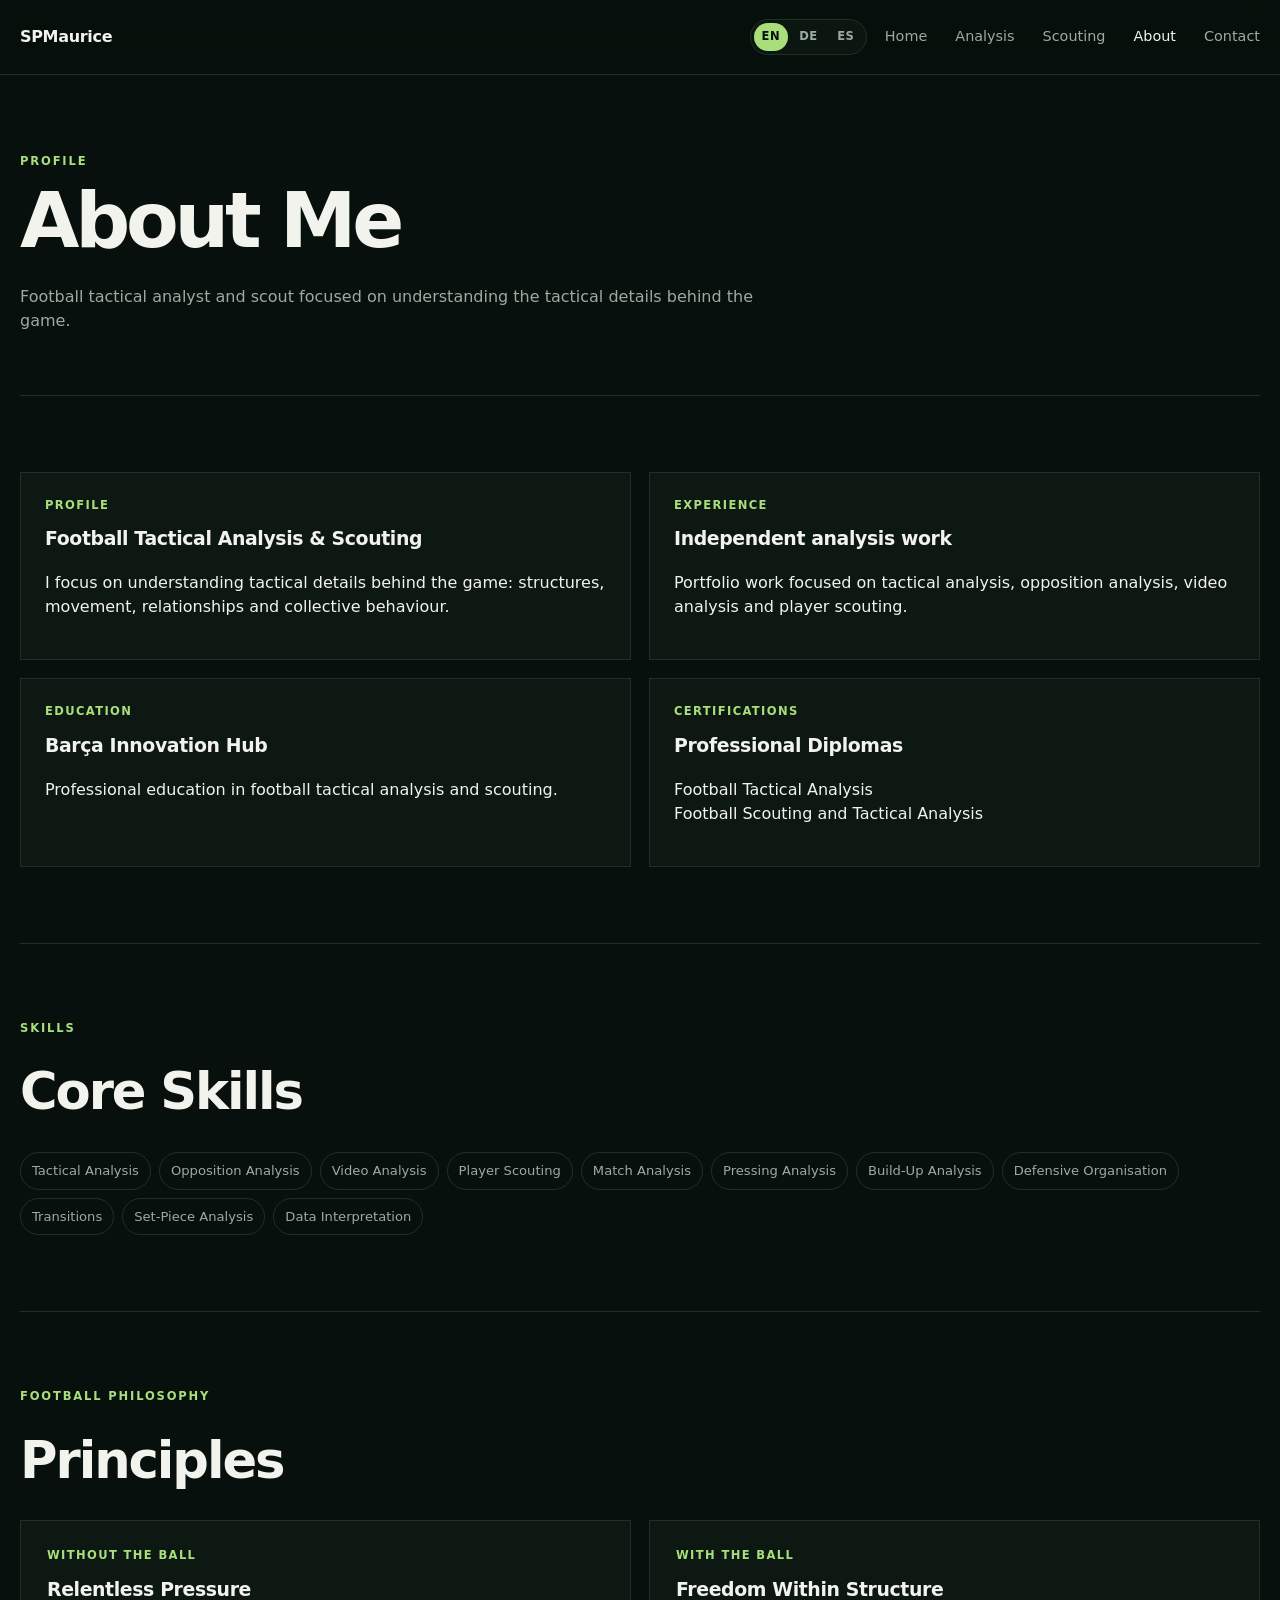
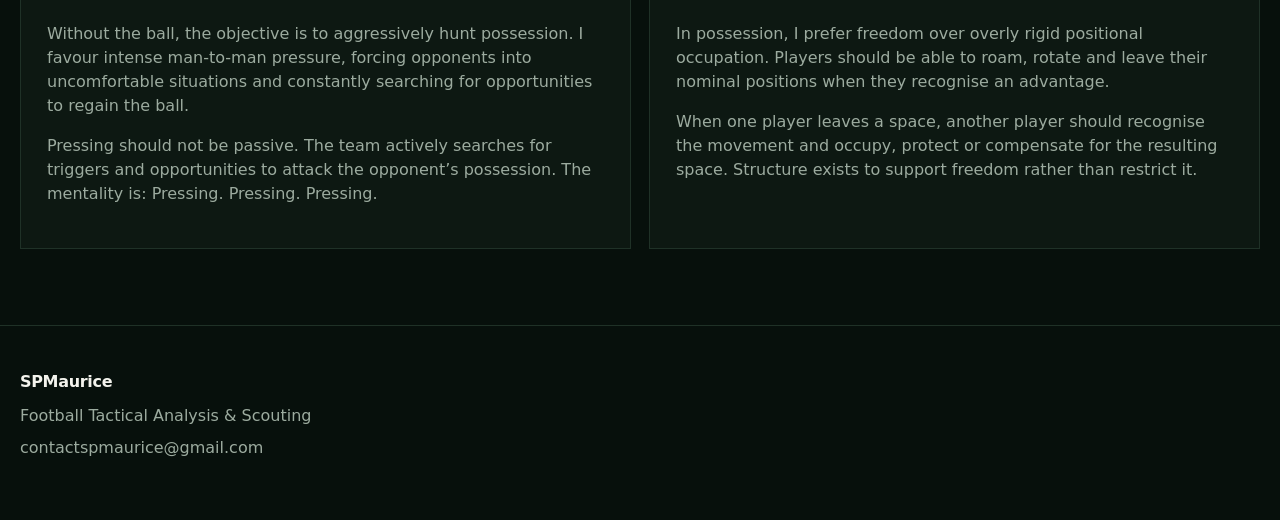
<file: about/index.html>
<!doctype html>
<html lang="en"><head><meta charset="utf-8"><meta name="viewport" content="width=device-width,initial-scale=1"><title>About — SPMaurice</title><link rel="stylesheet" href="/styles.css"></head><body>
<header class="site-header"><div class="shell nav-wrap"><a class="brand" href="/">SPMaurice</a><button class="nav-toggle" aria-label="Toggle navigation" aria-expanded="false">Menu</button><nav class="nav"><a href="/">Home</a><a href="/analysis/">Analysis</a><a href="/scouting/">Scouting</a><a class="active" href="/about/">About</a><a href="/contact/">Contact</a></nav></div></header>
<main><section class="page-hero shell"><div class="eyebrow">Profile</div><h1>About Me</h1><p class="page-copy">Football tactical analyst and scout focused on understanding the tactical details behind the game.</p></section>
<section class="section shell"><div class="about-grid">
<article class="info-card"><div class="tag">Profile</div><h3>Football Tactical Analysis & Scouting</h3><p>I focus on understanding tactical details behind the game: structures, movement, relationships and collective behaviour.</p></article>
<article class="info-card"><div class="tag">Experience</div><h3>Independent analysis work</h3><p>Portfolio work focused on tactical analysis, opposition analysis, video analysis and player scouting.</p></article>
<article class="info-card"><div class="tag">Education</div><h3>Barça Innovation Hub</h3><p>Professional education in football tactical analysis and scouting.</p></article>
<article class="info-card"><div class="tag">Certifications</div><h3>Professional Diplomas</h3><p>Football Tactical Analysis<br>Football Scouting and Tactical Analysis</p></article>
</div></section>
<section class="section shell"><div class="eyebrow">Skills</div><h2>Core Skills</h2><div class="skill-list"><span class="skill">Tactical Analysis</span><span class="skill">Opposition Analysis</span><span class="skill">Video Analysis</span><span class="skill">Player Scouting</span><span class="skill">Match Analysis</span><span class="skill">Pressing Analysis</span><span class="skill">Build-Up Analysis</span><span class="skill">Defensive Organisation</span><span class="skill">Transitions</span><span class="skill">Set-Piece Analysis</span><span class="skill">Data Interpretation</span></div></section>
<section class="section shell"><div class="eyebrow">Football Philosophy</div><h2>Principles</h2><div class="approach-grid"><article class="feature-panel"><div class="tag">Without the ball</div><h3>Relentless Pressure</h3><p>Without the ball, the objective is to aggressively hunt possession. I favour intense man-to-man pressure, forcing opponents into uncomfortable situations and constantly searching for opportunities to regain the ball.</p><p>Pressing should not be passive. The team actively searches for triggers and opportunities to attack the opponent’s possession. The mentality is: Pressing. Pressing. Pressing.</p></article><article class="feature-panel"><div class="tag">With the ball</div><h3>Freedom Within Structure</h3><p>In possession, I prefer freedom over overly rigid positional occupation. Players should be able to roam, rotate and leave their nominal positions when they recognise an advantage.</p><p>When one player leaves a space, another player should recognise the movement and occupy, protect or compensate for the resulting space. Structure exists to support freedom rather than restrict it.</p></article></div></section></main>
<footer class="site-footer"><div class="shell footer-grid"><div><div class="brand">SPMaurice</div><p>Football Tactical Analysis & Scouting</p><a href="mailto:contactspmaurice@gmail.com">contactspmaurice@gmail.com</a></div></div></footer><script src="/script.js"></script></body></html>
</file>
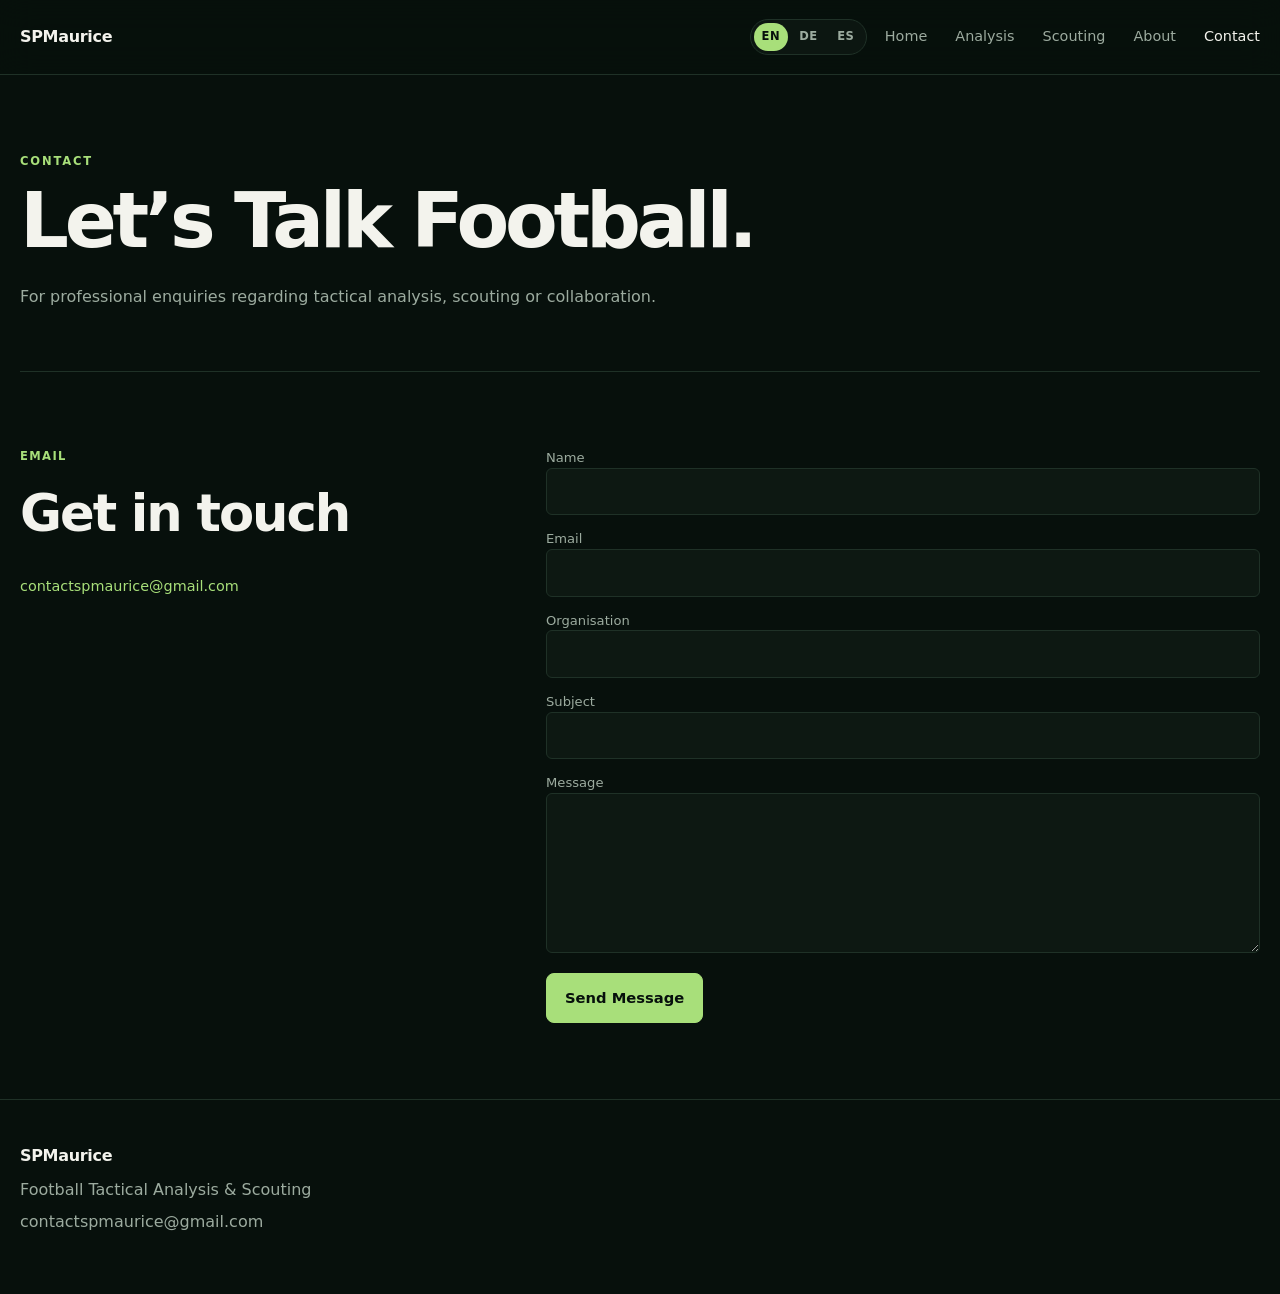
<file: contact/index.html>
<!doctype html>
<html lang="en"><head><meta charset="utf-8"><meta name="viewport" content="width=device-width,initial-scale=1"><title>Contact — SPMaurice</title><link rel="stylesheet" href="/styles.css"></head><body>
<header class="site-header"><div class="shell nav-wrap"><a class="brand" href="/">SPMaurice</a><button class="nav-toggle" aria-label="Toggle navigation" aria-expanded="false">Menu</button><nav class="nav"><a href="/">Home</a><a href="/analysis/">Analysis</a><a href="/scouting/">Scouting</a><a href="/about/">About</a><a class="active" href="/contact/">Contact</a></nav></div></header>
<main><section class="page-hero shell"><div class="eyebrow">Contact</div><h1>Let’s Talk Football.</h1><p class="page-copy">For professional enquiries regarding tactical analysis, scouting or collaboration.</p></section>
<section class="section shell"><div class="contact-grid"><div><div class="tag">Email</div><h2>Get in touch</h2><p class="page-copy"><a class="text-link" href="mailto:contactspmaurice@gmail.com">contactspmaurice@gmail.com</a></p></div>
<form class="contact-form" action="mailto:contactspmaurice@gmail.com" method="post" enctype="text/plain"><label>Name<input name="name" required></label><label>Email<input type="email" name="email" required></label><label>Organisation<input name="organisation"></label><label>Subject<input name="subject"></label><label>Message<textarea name="message" required></textarea></label><div><button class="button primary" type="submit">Send Message</button></div></form></div></section></main>
<footer class="site-footer"><div class="shell footer-grid"><div><div class="brand">SPMaurice</div><p>Football Tactical Analysis & Scouting</p><a href="mailto:contactspmaurice@gmail.com">contactspmaurice@gmail.com</a></div></div></footer><script src="/script.js"></script></body></html>
</file>
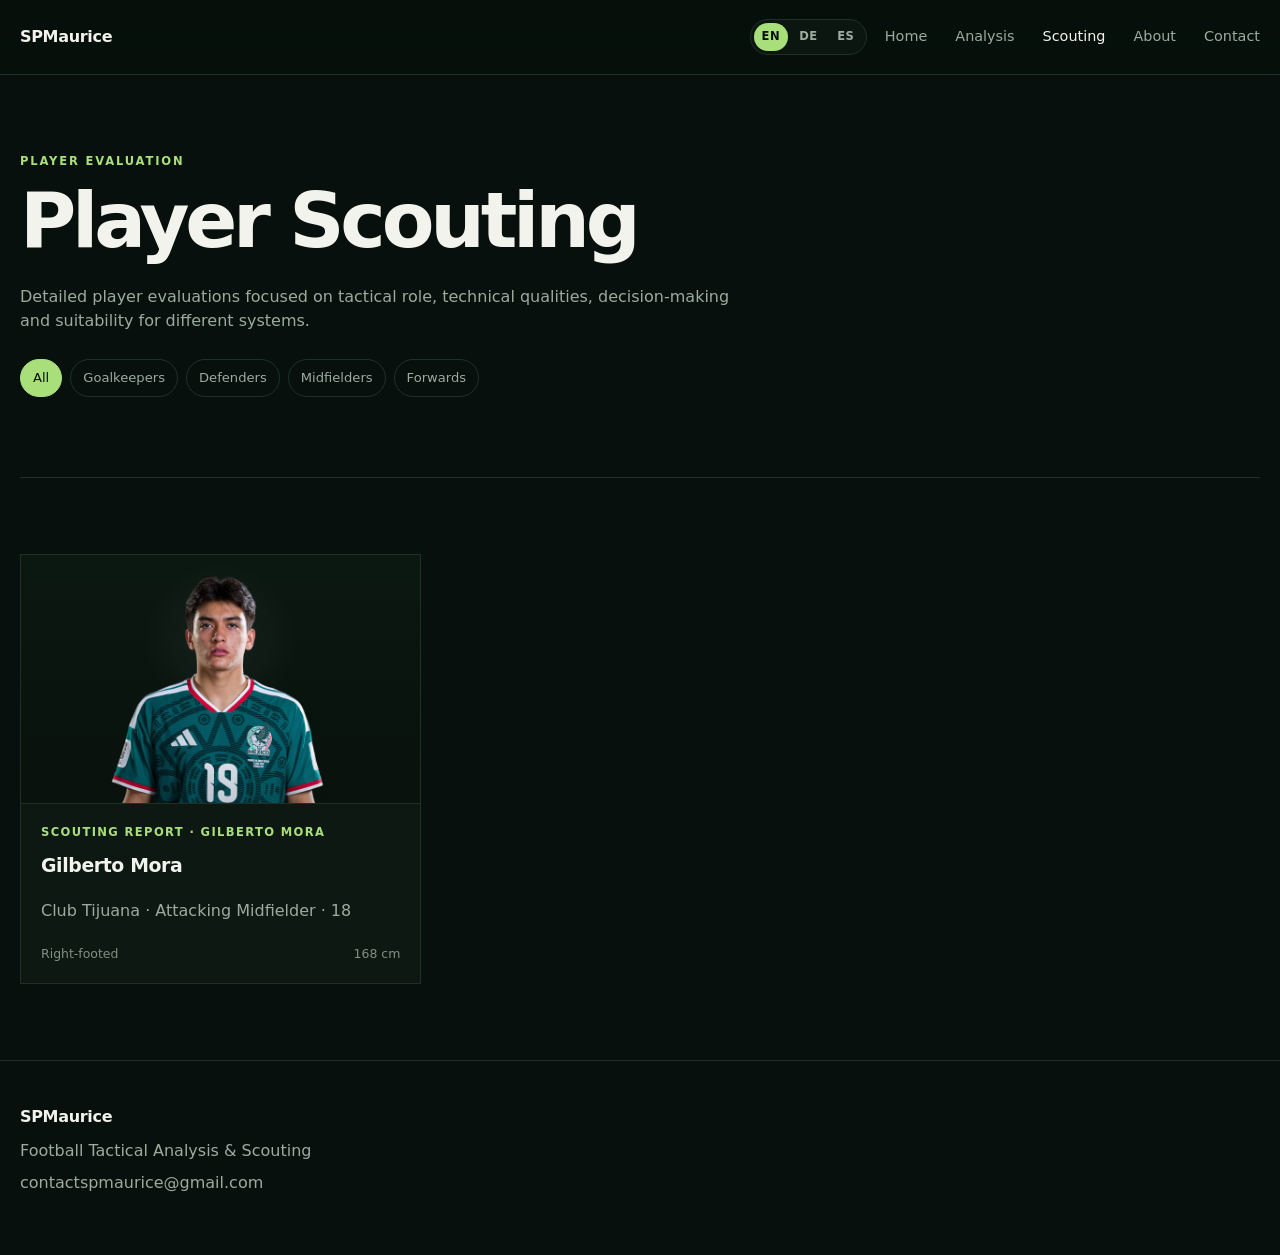
<file: scouting/index.html>
<!doctype html>
<html lang="en"><head><meta charset="utf-8"><meta name="viewport" content="width=device-width,initial-scale=1"><title>Scouting — SPMaurice</title><link rel="stylesheet" href="/styles.css"></head><body>
<header class="site-header"><div class="shell nav-wrap"><a class="brand" href="/">SPMaurice</a><button class="nav-toggle" aria-label="Toggle navigation" aria-expanded="false">Menu</button><nav class="nav"><a href="/">Home</a><a href="/analysis/">Analysis</a><a class="active" href="/scouting/">Scouting</a><a href="/about/">About</a><a href="/contact/">Contact</a></nav></div></header>
<main><section class="page-hero shell"><div class="eyebrow">Player Evaluation</div><h1>Player Scouting</h1><p class="page-copy">Detailed player evaluations focused on tactical role, technical qualities, decision-making and suitability for different systems.</p><div class="filters"><span class="filter active">All</span><span class="filter">Goalkeepers</span><span class="filter">Defenders</span><span class="filter">Midfielders</span><span class="filter">Forwards</span></div></section><section class="section shell"><div class="card-grid">
<a class="analysis-card" href="/scouting/gilberto-mora/">
  <div class="card-media scouting-card-media"><img src="/images/dfl-obj-j025r8-dfl-clu-j00079-dfl-sea-0001ka.avif" alt="Gilberto Mora"></div>
  <div class="card-body">
    <div class="tag">Scouting Report · Gilberto Mora</div>
    <h3>Gilberto Mora</h3>
    <p>Club Tijuana · Attacking Midfielder · 18</p>
    <div class="card-meta"><span>Right-footed</span><span>168 cm</span></div>
  </div>
</a>
</div></section></main>
<footer class="site-footer"><div class="shell footer-grid"><div><div class="brand">SPMaurice</div><p>Football Tactical Analysis & Scouting</p><a href="mailto:contactspmaurice@gmail.com">contactspmaurice@gmail.com</a></div></div></footer><script src="/script.js"></script></body></html>
</file>
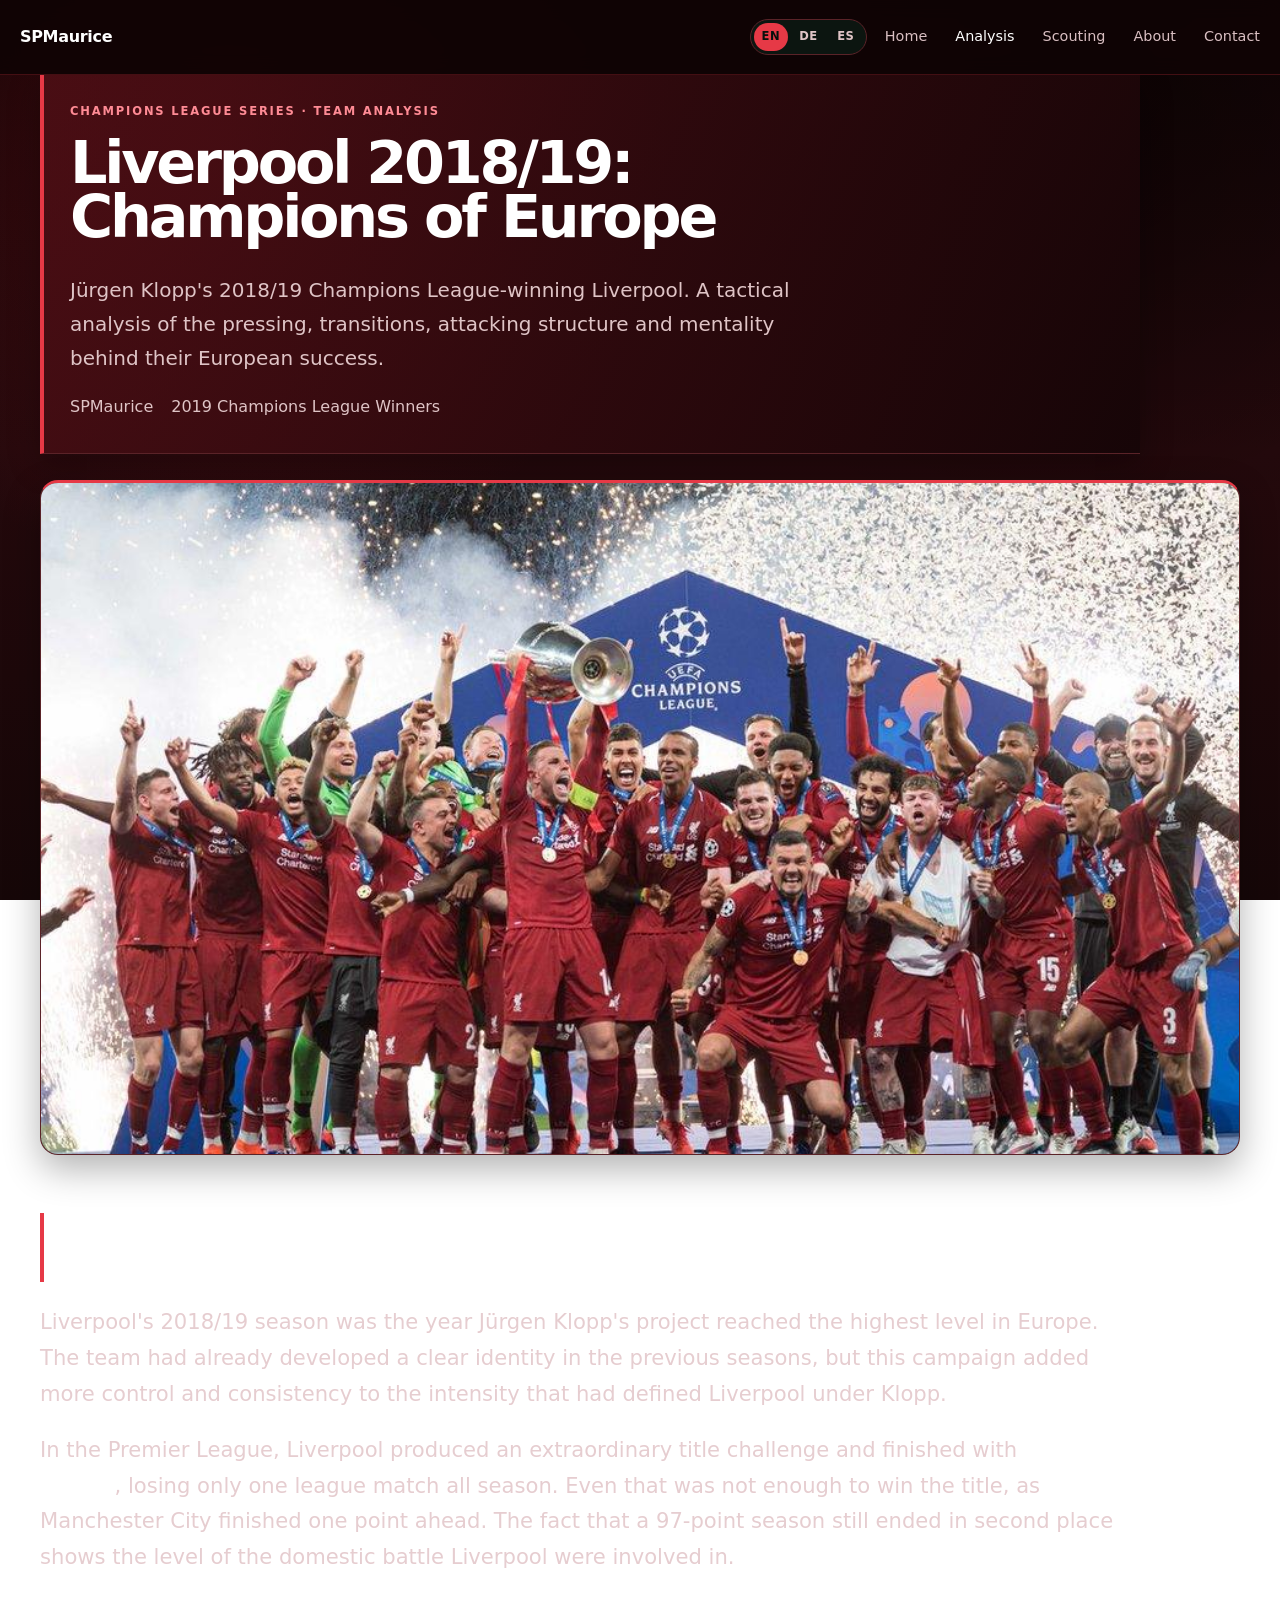
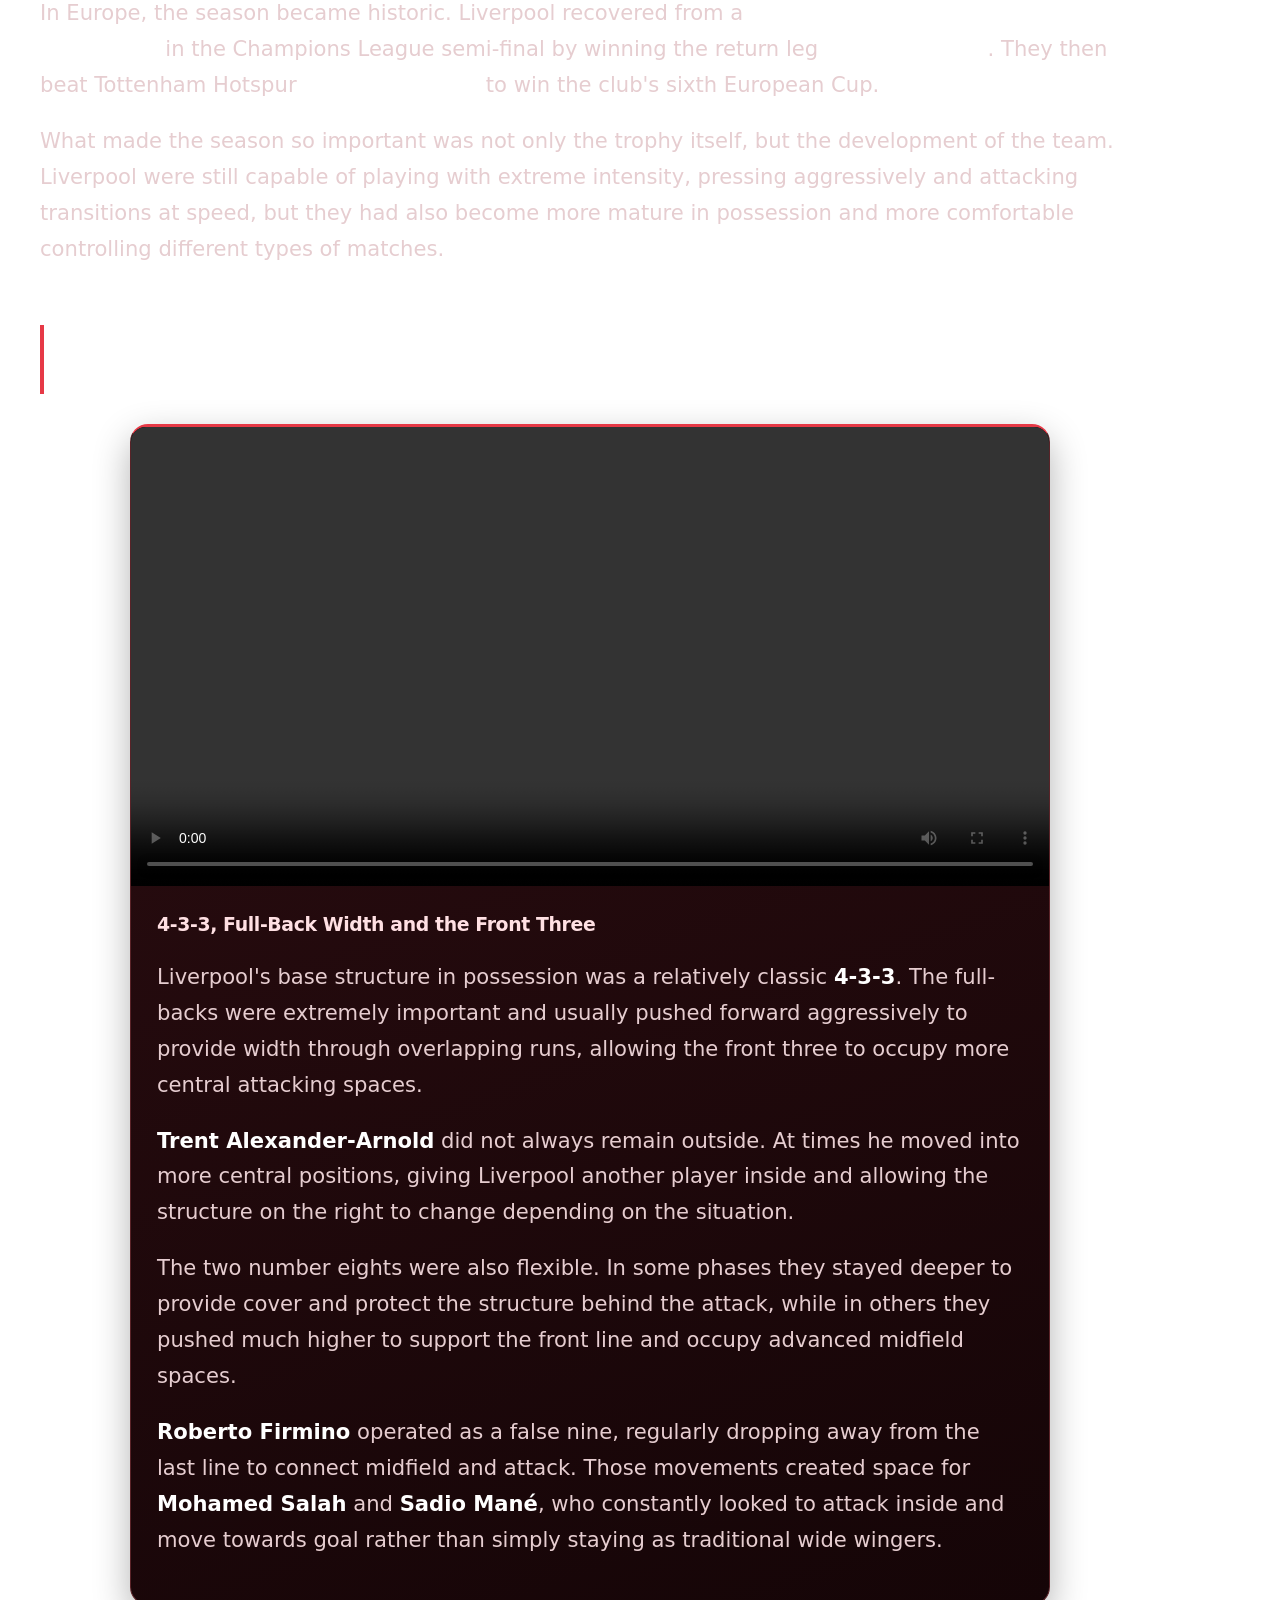
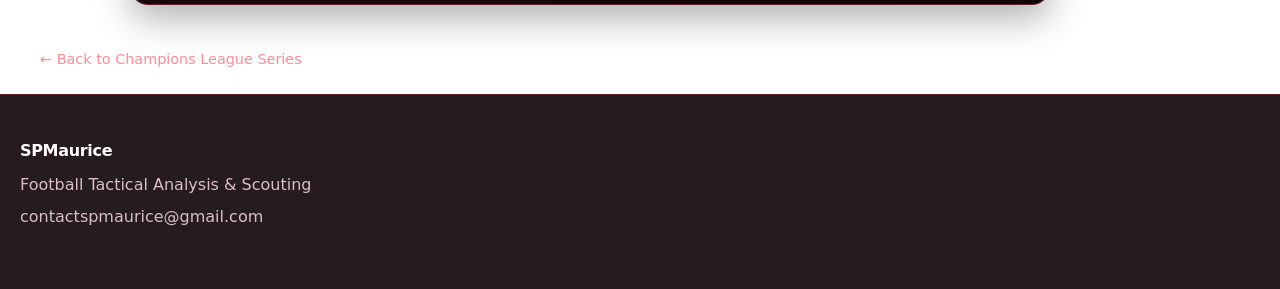
<file: analysis/liverpool-2019/index.html>
<!doctype html>
<html lang="en">
<head>
  <meta charset="utf-8">
  <meta name="viewport" content="width=device-width,initial-scale=1">
  <title>Liverpool 2018/19 — Champions League Series | SPMaurice</title>
  <link rel="stylesheet" href="/styles.css">
</head>
<body class="theme-liverpool">
<header class="site-header"><div class="shell nav-wrap"><a class="brand" href="/">SPMaurice</a><button class="nav-toggle" aria-label="Toggle navigation" aria-expanded="false">Menu</button><nav class="nav"><a href="/">Home</a><a class="active" href="/analysis/">Analysis</a><a href="/scouting/">Scouting</a><a href="/about/">About</a><a href="/contact/">Contact</a></nav></div></header>
<main class="article-shell">
  <section class="article-hero">
    <div class="eyebrow"><a class="series-link" href="/analysis/champions-league-series/">Champions League Series</a> · Team Analysis</div>
    <h1>Liverpool 2018/19: Champions of Europe</h1>
    <p class="page-copy">Jürgen Klopp's 2018/19 Champions League-winning Liverpool. A tactical analysis of the pressing, transitions, attacking structure and mentality behind their European success.</p>
    <div class="article-meta"><span>SPMaurice</span><span>2019 Champions League Winners</span></div>
  </section>

  <div class="article-cover">
    <img src="/images/_107201274_gettyimages-1147394018.jpg" alt="Liverpool celebrating the 2019 Champions League title" loading="eager">
  </div>

  <article class="prose">
    <h2>Season Overview</h2>
    <p>Liverpool's 2018/19 season was the year Jürgen Klopp's project reached the highest level in Europe. The team had already developed a clear identity in the previous seasons, but this campaign added more control and consistency to the intensity that had defined Liverpool under Klopp.</p>

    <p>In the Premier League, Liverpool produced an extraordinary title challenge and finished with <strong>97 points</strong>, losing only one league match all season. Even that was not enough to win the title, as Manchester City finished one point ahead. The fact that a 97-point season still ended in second place shows the level of the domestic battle Liverpool were involved in.</p>

    <p>In Europe, the season became historic. Liverpool recovered from a <strong>3–0 first-leg defeat against Barcelona</strong> in the Champions League semi-final by winning the return leg <strong>4–0 at Anfield</strong>. They then beat Tottenham Hotspur <strong>2–0 in the final</strong> to win the club's sixth European Cup.</p>

    <p>What made the season so important was not only the trophy itself, but the development of the team. Liverpool were still capable of playing with extreme intensity, pressing aggressively and attacking transitions at speed, but they had also become more mature in possession and more comfortable controlling different types of matches.</p>

    <h2>In Possession</h2>

    <div class="media-block single-video-block">
      <video controls playsinline preload="metadata">
        <source src="/images/livpfmstadio.mp4" type="video/mp4">
        Your browser does not support video playback.
      </video>
      <div class="city-video-analysis">
        <h3>4-3-3, Full-Back Width and the Front Three</h3>

        <p>Liverpool's base structure in possession was a relatively classic <strong>4-3-3</strong>. The full-backs were extremely important and usually pushed forward aggressively to provide width through overlapping runs, allowing the front three to occupy more central attacking spaces.</p>

        <p><strong>Trent Alexander-Arnold</strong> did not always remain outside. At times he moved into more central positions, giving Liverpool another player inside and allowing the structure on the right to change depending on the situation.</p>

        <p>The two number eights were also flexible. In some phases they stayed deeper to provide cover and protect the structure behind the attack, while in others they pushed much higher to support the front line and occupy advanced midfield spaces.</p>

        <p><strong>Roberto Firmino</strong> operated as a false nine, regularly dropping away from the last line to connect midfield and attack. Those movements created space for <strong>Mohamed Salah</strong> and <strong>Sadio Mané</strong>, who constantly looked to attack inside and move towards goal rather than simply staying as traditional wide wingers.</p>
      </div>
    </div>

    <p><a class="text-link" href="/analysis/champions-league-series/">← Back to Champions League Series</a></p>
  </article>
</main>

<footer class="site-footer"><div class="shell footer-grid"><div><div class="brand">SPMaurice</div><p>Football Tactical Analysis &amp; Scouting</p><a href="mailto:contactspmaurice@gmail.com">contactspmaurice@gmail.com</a></div></div></footer>
<script src="/script.js"></script>
</body>
</html>
</file>
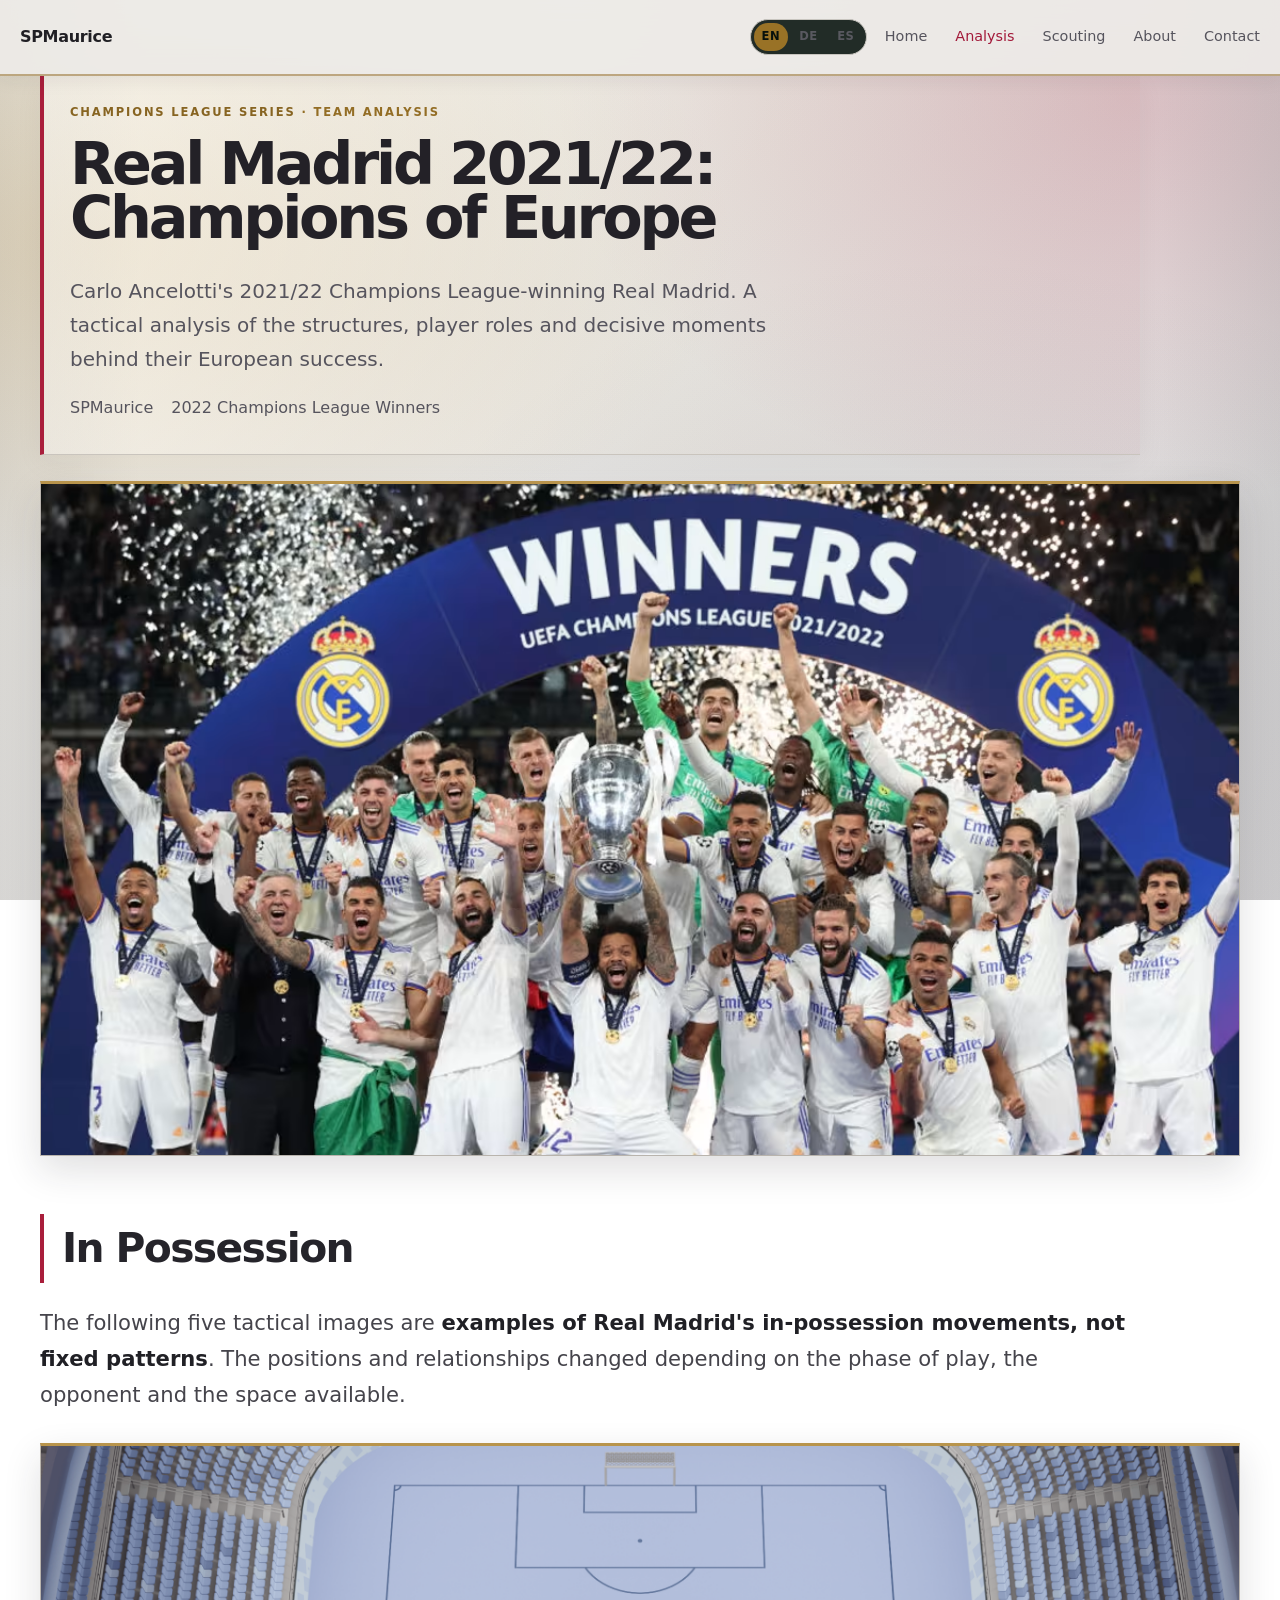
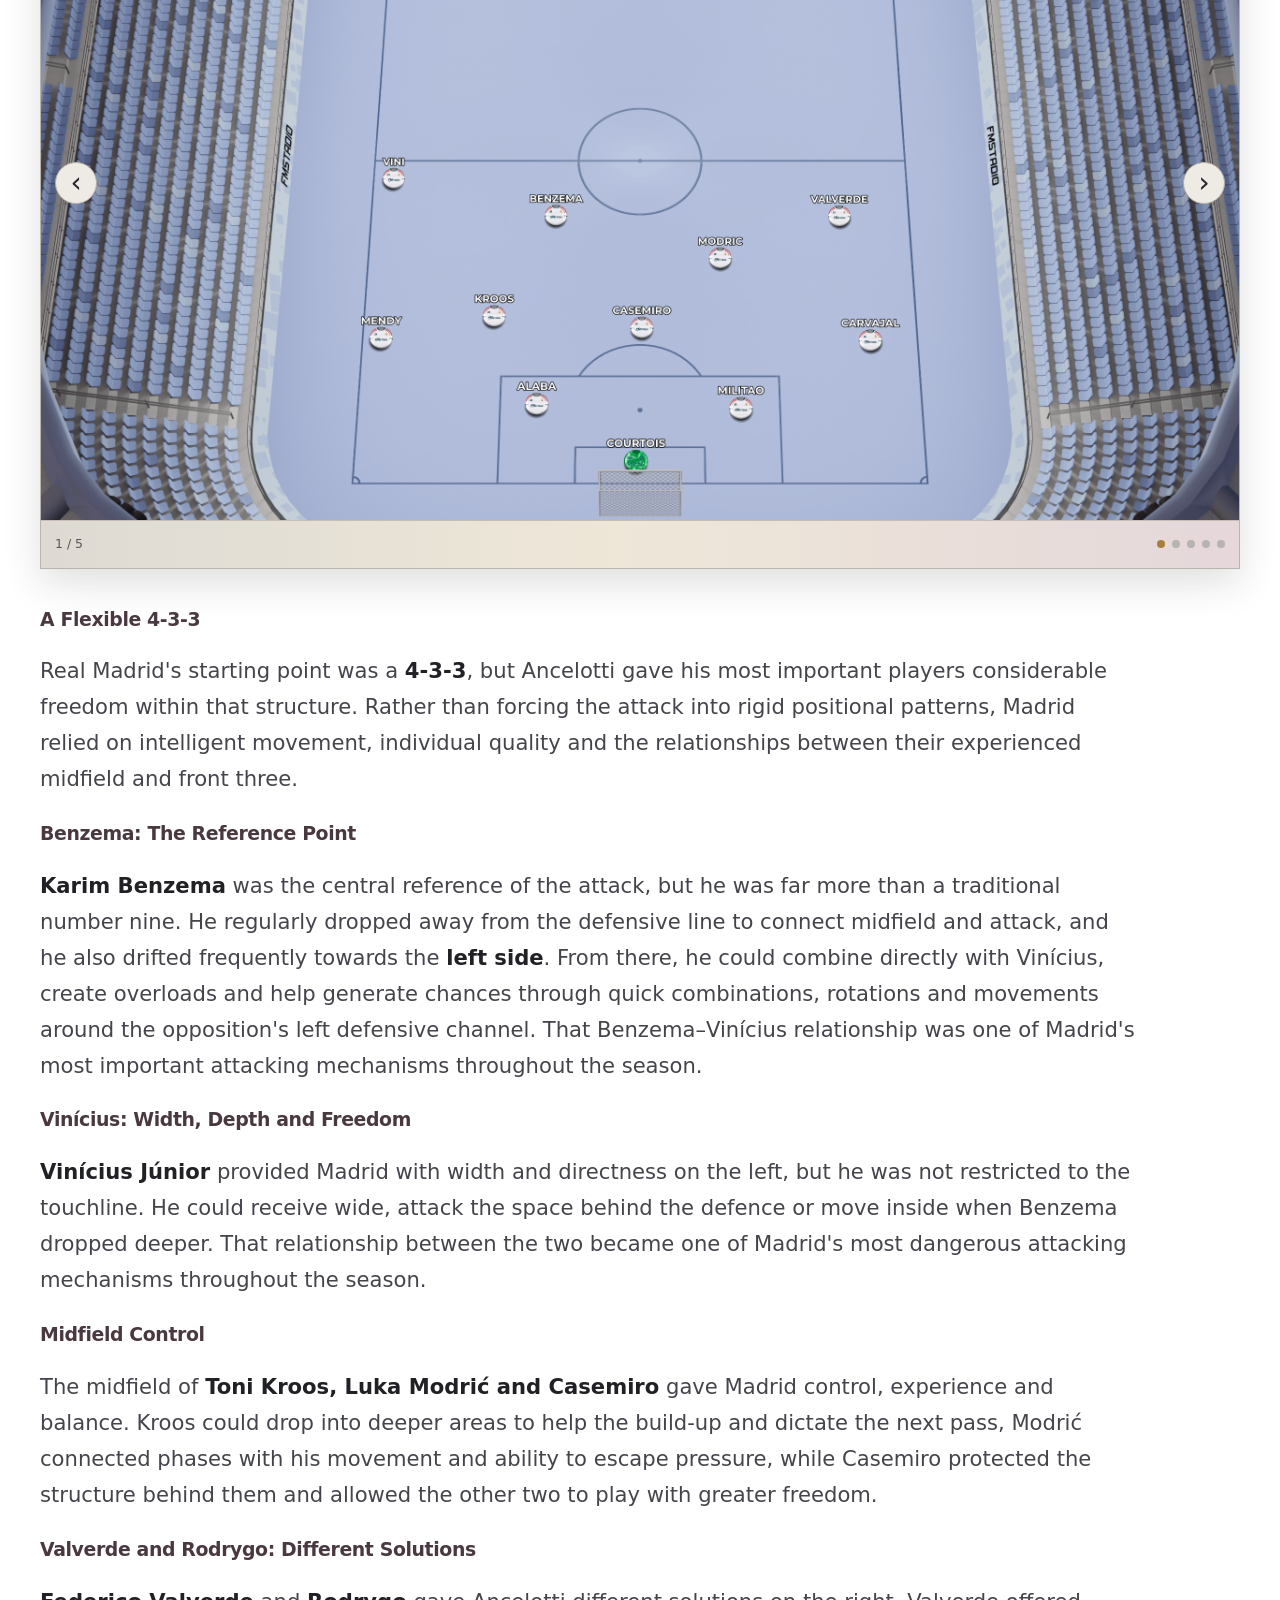
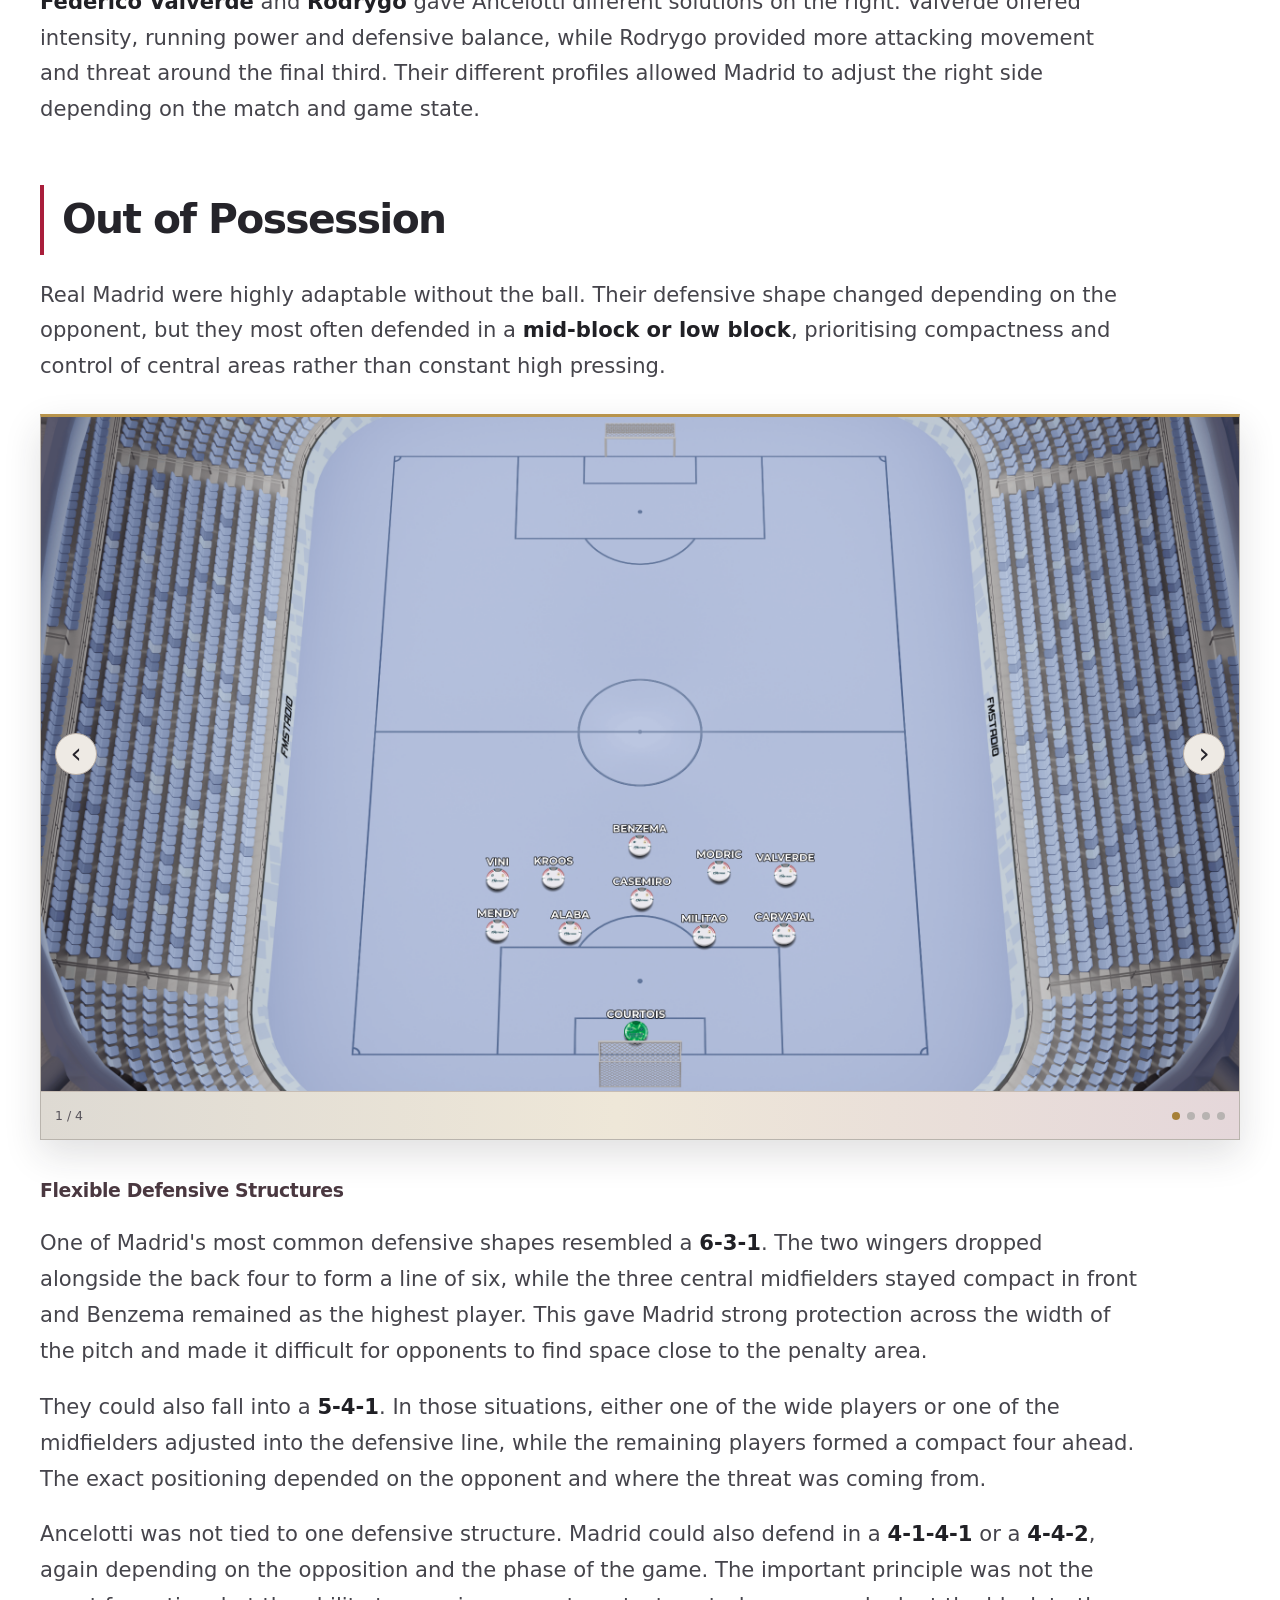
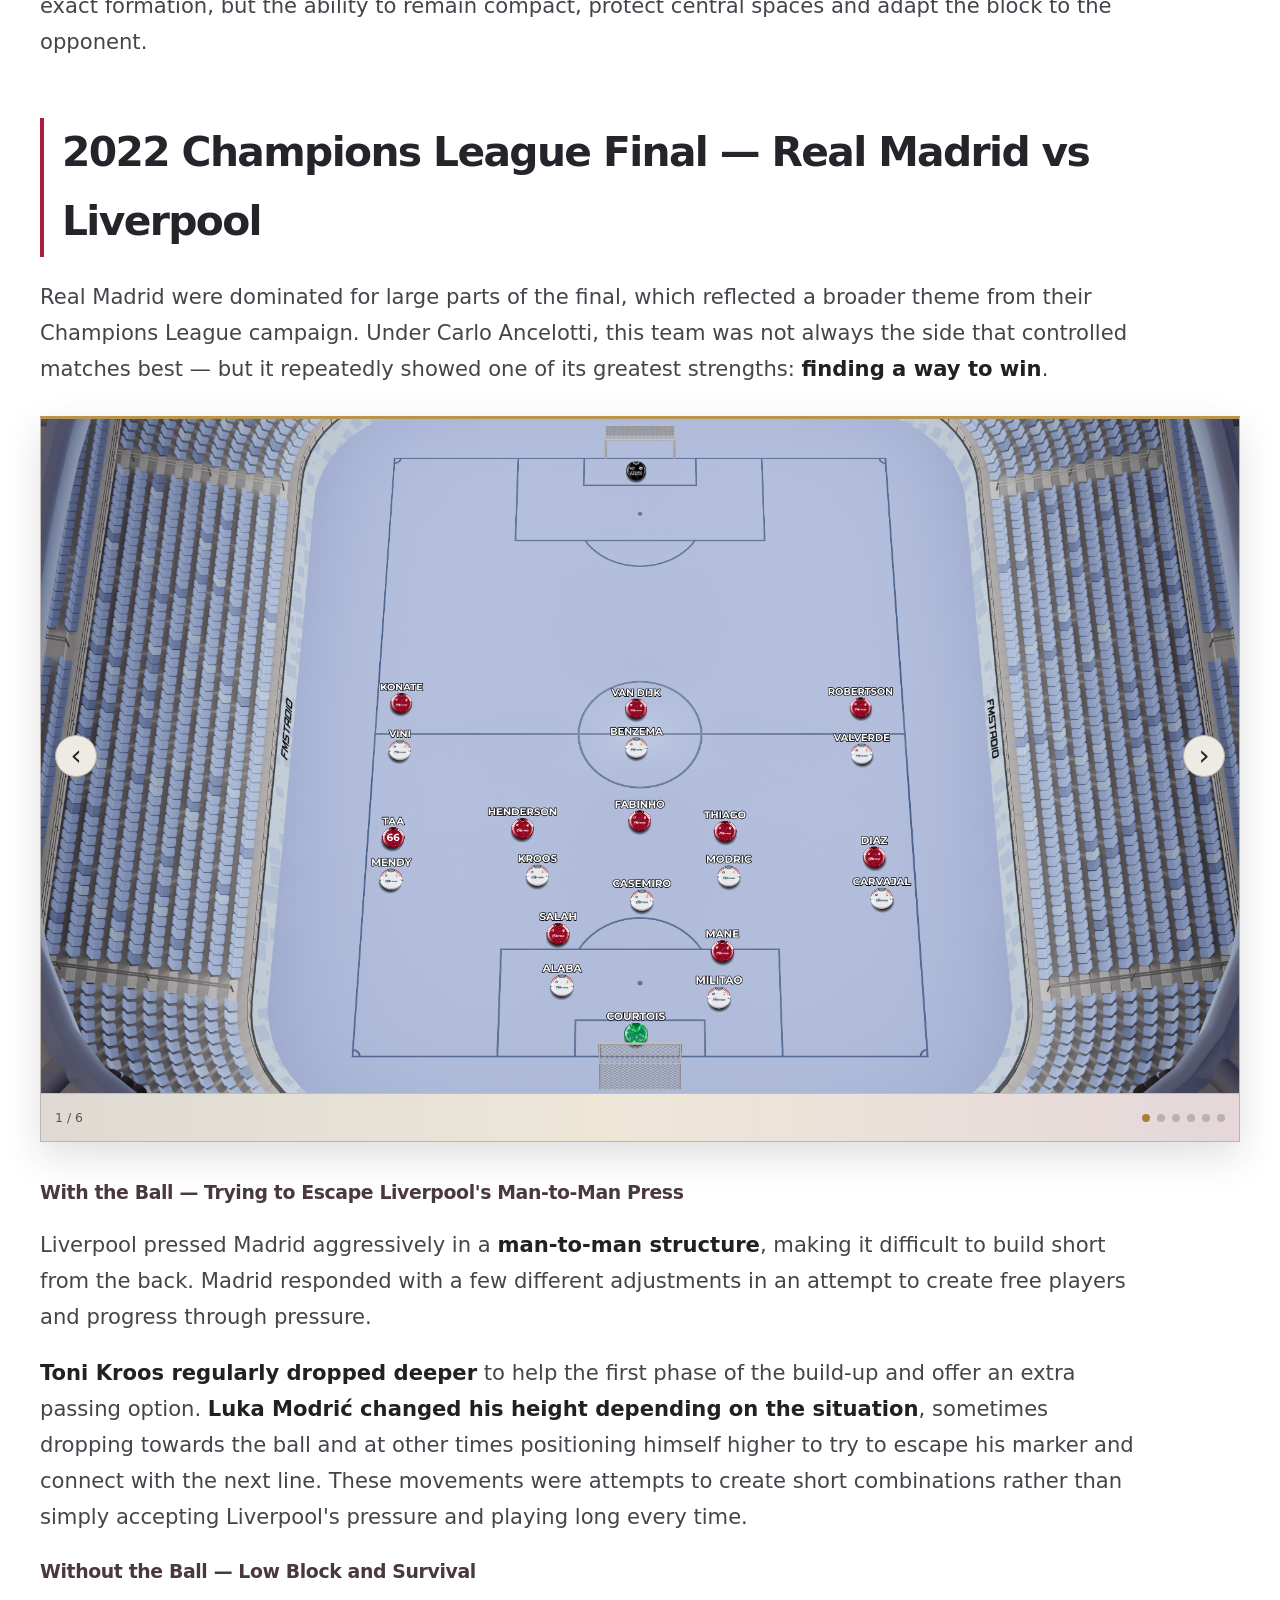
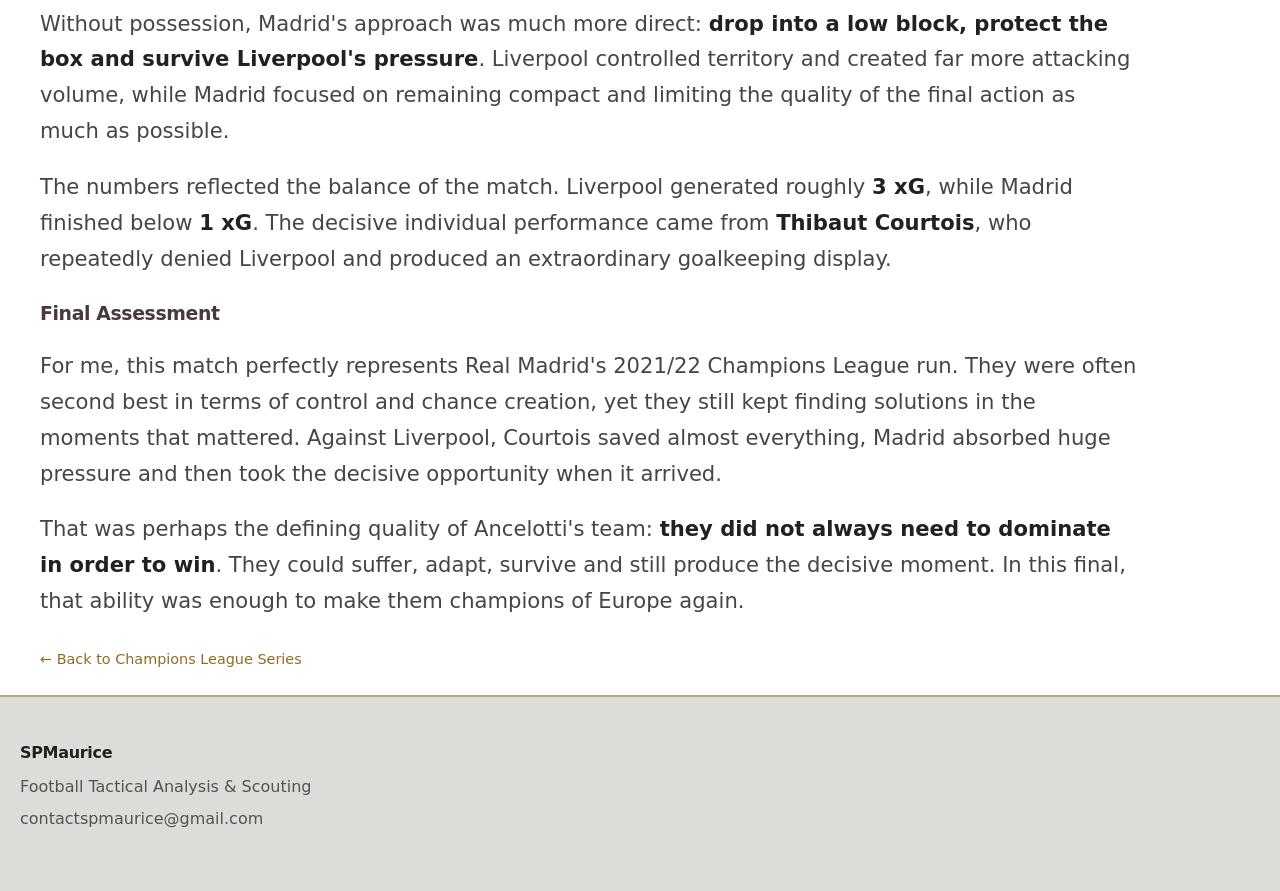
<file: analysis/real-madrid-2022/index.html>
<!doctype html>
<html lang="en">
<head>
  <meta charset="utf-8">
  <meta name="viewport" content="width=device-width,initial-scale=1">
  <title>Real Madrid 2021/22 — Champions League Series | SPMaurice</title>
  <link rel="stylesheet" href="/styles.css">
</head>
<body class="theme-real">
<header class="site-header"><div class="shell nav-wrap"><a class="brand" href="/">SPMaurice</a><button class="nav-toggle" aria-label="Toggle navigation" aria-expanded="false">Menu</button><nav class="nav"><a href="/">Home</a><a class="active" href="/analysis/">Analysis</a><a href="/scouting/">Scouting</a><a href="/about/">About</a><a href="/contact/">Contact</a></nav></div></header>
<main class="article-shell">
  <section class="article-hero">
    <div class="eyebrow"><a class="series-link" href="/analysis/champions-league-series/">Champions League Series</a> · Team Analysis</div>
    <h1>Real Madrid 2021/22: Champions of Europe</h1>
    <p class="page-copy">Carlo Ancelotti's 2021/22 Champions League-winning Real Madrid. A tactical analysis of the structures, player roles and decisive moments behind their European success.</p>
    <div class="article-meta"><span>SPMaurice</span><span>2022 Champions League Winners</span></div>
  </section>
  <div class="article-cover">
    <img src="/yhj1yptbuf3uy3qj7wu7.avif" alt="Real Madrid celebrating the 2022 Champions League title" loading="eager">
  </div>
  <article class="prose">
    <h2>In Possession</h2>
    <p>The following five tactical images are <strong>examples of Real Madrid's in-possession movements, not fixed patterns</strong>. The positions and relationships changed depending on the phase of play, the opponent and the space available.</p>

    <div class="analysis-slideshow" data-slideshow aria-label="Real Madrid 2021/22 in-possession tactical examples">
      <div class="slideshow-stage">
        <img class="slide active" src="/images/21.png" alt="Real Madrid 2021/22 in-possession tactical example 1" loading="lazy">
        <img class="slide" src="/images/21_2.png" alt="Real Madrid 2021/22 in-possession tactical example 2" loading="lazy">
        <img class="slide" src="/images/21_3.png" alt="Real Madrid 2021/22 in-possession tactical example 3" loading="lazy">
        <img class="slide" src="/images/21_4.png" alt="Real Madrid 2021/22 in-possession tactical example 4" loading="lazy">
        <img class="slide" src="/images/21_5.png" alt="Real Madrid 2021/22 in-possession tactical example 5" loading="lazy">
        <button class="slide-arrow prev" type="button" aria-label="Previous image">‹</button>
        <button class="slide-arrow next" type="button" aria-label="Next image">›</button>
      </div>
      <div class="slideshow-footer">
        <span class="slide-counter">1 / 5</span>
        <div class="slide-dots" aria-label="Choose image">
          <button class="dot active" type="button" aria-label="Show image 1"></button>
          <button class="dot" type="button" aria-label="Show image 2"></button>
          <button class="dot" type="button" aria-label="Show image 3"></button>
          <button class="dot" type="button" aria-label="Show image 4"></button>
          <button class="dot" type="button" aria-label="Show image 5"></button>
        </div>
      </div>
    </div>

    <h3>A Flexible 4-3-3</h3>
    <p>Real Madrid's starting point was a <strong>4-3-3</strong>, but Ancelotti gave his most important players considerable freedom within that structure. Rather than forcing the attack into rigid positional patterns, Madrid relied on intelligent movement, individual quality and the relationships between their experienced midfield and front three.</p>

    <h3>Benzema: The Reference Point</h3>
    <p><strong>Karim Benzema</strong> was the central reference of the attack, but he was far more than a traditional number nine. He regularly dropped away from the defensive line to connect midfield and attack, and he also drifted frequently towards the <strong>left side</strong>. From there, he could combine directly with Vinícius, create overloads and help generate chances through quick combinations, rotations and movements around the opposition's left defensive channel. That Benzema–Vinícius relationship was one of Madrid's most important attacking mechanisms throughout the season.</p>

    <h3>Vinícius: Width, Depth and Freedom</h3>
    <p><strong>Vinícius Júnior</strong> provided Madrid with width and directness on the left, but he was not restricted to the touchline. He could receive wide, attack the space behind the defence or move inside when Benzema dropped deeper. That relationship between the two became one of Madrid's most dangerous attacking mechanisms throughout the season.</p>

    <h3>Midfield Control</h3>
    <p>The midfield of <strong>Toni Kroos, Luka Modrić and Casemiro</strong> gave Madrid control, experience and balance. Kroos could drop into deeper areas to help the build-up and dictate the next pass, Modrić connected phases with his movement and ability to escape pressure, while Casemiro protected the structure behind them and allowed the other two to play with greater freedom.</p>

    <h3>Valverde and Rodrygo: Different Solutions</h3>
    <p><strong>Federico Valverde</strong> and <strong>Rodrygo</strong> gave Ancelotti different solutions on the right. Valverde offered intensity, running power and defensive balance, while Rodrygo provided more attacking movement and threat around the final third. Their different profiles allowed Madrid to adjust the right side depending on the match and game state.</p>

    <h2>Out of Possession</h2>
    <p>Real Madrid were highly adaptable without the ball. Their defensive shape changed depending on the opponent, but they most often defended in a <strong>mid-block or low block</strong>, prioritising compactness and control of central areas rather than constant high pressing.</p>

    <div class="analysis-slideshow" data-slideshow aria-label="Real Madrid 2021/22 out-of-possession tactical examples">
      <div class="slideshow-stage">
        <img class="slide active" src="/images/fr_1.png" alt="Real Madrid 2021/22 out-of-possession tactical example 1" loading="lazy">
        <img class="slide" src="/images/fr_2.png" alt="Real Madrid 2021/22 out-of-possession tactical example 2" loading="lazy">
        <img class="slide" src="/images/fr_3.png" alt="Real Madrid 2021/22 out-of-possession tactical example 3" loading="lazy">
        <img class="slide" src="/images/fr_4.png" alt="Real Madrid 2021/22 out-of-possession tactical example 4" loading="lazy">
        <button class="slide-arrow prev" type="button" aria-label="Previous image">‹</button>
        <button class="slide-arrow next" type="button" aria-label="Next image">›</button>
      </div>
      <div class="slideshow-footer">
        <span class="slide-counter">1 / 4</span>
        <div class="slide-dots" aria-label="Choose image">
          <button class="dot active" type="button" aria-label="Show image 1"></button>
          <button class="dot" type="button" aria-label="Show image 2"></button>
          <button class="dot" type="button" aria-label="Show image 3"></button>
          <button class="dot" type="button" aria-label="Show image 4"></button>
        </div>
      </div>
    </div>

    <h3>Flexible Defensive Structures</h3>
    <p>One of Madrid's most common defensive shapes resembled a <strong>6-3-1</strong>. The two wingers dropped alongside the back four to form a line of six, while the three central midfielders stayed compact in front and Benzema remained as the highest player. This gave Madrid strong protection across the width of the pitch and made it difficult for opponents to find space close to the penalty area.</p>

    <p>They could also fall into a <strong>5-4-1</strong>. In those situations, either one of the wide players or one of the midfielders adjusted into the defensive line, while the remaining players formed a compact four ahead. The exact positioning depended on the opponent and where the threat was coming from.</p>

    <p>Ancelotti was not tied to one defensive structure. Madrid could also defend in a <strong>4-1-4-1</strong> or a <strong>4-4-2</strong>, again depending on the opposition and the phase of the game. The important principle was not the exact formation, but the ability to remain compact, protect central spaces and adapt the block to the opponent.</p>

    <h2>2022 Champions League Final — Real Madrid vs Liverpool</h2>
    <p>Real Madrid were dominated for large parts of the final, which reflected a broader theme from their Champions League campaign. Under Carlo Ancelotti, this team was not always the side that controlled matches best — but it repeatedly showed one of its greatest strengths: <strong>finding a way to win</strong>.</p>

    <div class="analysis-slideshow" data-slideshow aria-label="Real Madrid 2022 Champions League final tactical examples">
      <div class="slideshow-stage">
        <img class="slide active" src="/images/cl21_1.png" alt="Real Madrid vs Liverpool 2022 Champions League final tactical example 1" loading="lazy">
        <img class="slide" src="/images/cl21_2.png" alt="Real Madrid vs Liverpool 2022 Champions League final tactical example 2" loading="lazy">
        <img class="slide" src="/images/cl21_3.png" alt="Real Madrid vs Liverpool 2022 Champions League final tactical example 3" loading="lazy">
        <img class="slide" src="/images/cl21_4.png" alt="Real Madrid vs Liverpool 2022 Champions League final tactical example 4" loading="lazy">
        <img class="slide" src="/images/cl21_5.png" alt="Real Madrid vs Liverpool 2022 Champions League final tactical example 5" loading="lazy">
        <img class="slide" src="/images/cl21_6.png" alt="Real Madrid vs Liverpool 2022 Champions League final tactical example 6" loading="lazy">
        <button class="slide-arrow prev" type="button" aria-label="Previous image">‹</button>
        <button class="slide-arrow next" type="button" aria-label="Next image">›</button>
      </div>
      <div class="slideshow-footer">
        <span class="slide-counter">1 / 6</span>
        <div class="slide-dots" aria-label="Choose image">
          <button class="dot active" type="button" aria-label="Show image 1"></button>
          <button class="dot" type="button" aria-label="Show image 2"></button>
          <button class="dot" type="button" aria-label="Show image 3"></button>
          <button class="dot" type="button" aria-label="Show image 4"></button>
          <button class="dot" type="button" aria-label="Show image 5"></button>
          <button class="dot" type="button" aria-label="Show image 6"></button>
        </div>
      </div>
    </div>

    <h3>With the Ball — Trying to Escape Liverpool's Man-to-Man Press</h3>
    <p>Liverpool pressed Madrid aggressively in a <strong>man-to-man structure</strong>, making it difficult to build short from the back. Madrid responded with a few different adjustments in an attempt to create free players and progress through pressure.</p>
    <p><strong>Toni Kroos regularly dropped deeper</strong> to help the first phase of the build-up and offer an extra passing option. <strong>Luka Modrić changed his height depending on the situation</strong>, sometimes dropping towards the ball and at other times positioning himself higher to try to escape his marker and connect with the next line. These movements were attempts to create short combinations rather than simply accepting Liverpool's pressure and playing long every time.</p>

    <h3>Without the Ball — Low Block and Survival</h3>
    <p>Without possession, Madrid's approach was much more direct: <strong>drop into a low block, protect the box and survive Liverpool's pressure</strong>. Liverpool controlled territory and created far more attacking volume, while Madrid focused on remaining compact and limiting the quality of the final action as much as possible.</p>
    <p>The numbers reflected the balance of the match. Liverpool generated roughly <strong>3 xG</strong>, while Madrid finished below <strong>1 xG</strong>. The decisive individual performance came from <strong>Thibaut Courtois</strong>, who repeatedly denied Liverpool and produced an extraordinary goalkeeping display.</p>

    <h3>Final Assessment</h3>
    <p>For me, this match perfectly represents Real Madrid's 2021/22 Champions League run. They were often second best in terms of control and chance creation, yet they still kept finding solutions in the moments that mattered. Against Liverpool, Courtois saved almost everything, Madrid absorbed huge pressure and then took the decisive opportunity when it arrived.</p>
    <p>That was perhaps the defining quality of Ancelotti's team: <strong>they did not always need to dominate in order to win</strong>. They could suffer, adapt, survive and still produce the decisive moment. In this final, that ability was enough to make them champions of Europe again.</p>

    <p><a class="text-link" href="/analysis/champions-league-series/">← Back to Champions League Series</a></p>
  </article>
</main>
<footer class="site-footer"><div class="shell footer-grid"><div><div class="brand">SPMaurice</div><p>Football Tactical Analysis &amp; Scouting</p><a href="mailto:contactspmaurice@gmail.com">contactspmaurice@gmail.com</a></div></div></footer>
<script src="/script.js"></script>
</body>
</html>
</file>
<file: styles.css>
:root{
  --bg:#07100c;
  --panel:#0d1812;
  --panel-2:#111f17;
  --line:#1f3127;
  --text:#f3f3ed;
  --muted:#9cab9f;
  --accent:#a8df7a;
  --accent-2:#78b858;
  --max:1360px;
}
*{box-sizing:border-box}
html{scroll-behavior:smooth}
body{
  margin:0;
  font-family:Inter, ui-sans-serif, system-ui, -apple-system, BlinkMacSystemFont, "Segoe UI", sans-serif;
  background:var(--bg);
  color:var(--text);
  line-height:1.5;
}
a{color:inherit;text-decoration:none}
img{max-width:100%;display:block}
button,input,textarea{font:inherit}
.shell{width:min(calc(100% - 40px),var(--max));margin-inline:auto}
.site-header{
  position:sticky;top:0;z-index:50;
  background:rgba(7,16,12,.88);
  backdrop-filter:blur(16px);
  border-bottom:1px solid var(--line);
}
.nav-wrap{height:74px;display:flex;align-items:center;justify-content:space-between}
.brand{font-weight:800;letter-spacing:-.02em}
.nav{display:flex;gap:28px;align-items:center}
.nav a{font-size:.9rem;color:var(--muted)}
.nav a:hover,.nav a.active{color:var(--text)}
.nav-toggle{display:none;background:transparent;color:var(--text);border:1px solid var(--line);padding:8px 10px;border-radius:8px}
.hero{padding:96px 0 70px}
.hero-grid{display:grid;grid-template-columns:1.35fr .65fr;gap:70px;align-items:center}
.eyebrow{
  color:var(--accent);
  text-transform:uppercase;
  letter-spacing:.16em;
  font-size:.72rem;
  font-weight:700;
  margin-bottom:16px
}
h1,h2,h3,p{margin-top:0}
h1{
  font-size:clamp(3.2rem,7vw,6.7rem);
  line-height:.92;
  letter-spacing:-.055em;
  max-width:900px;
  margin-bottom:28px
}
h1 span{color:var(--accent)}
h2{font-size:clamp(2rem,4vw,3.5rem);letter-spacing:-.04em;margin-bottom:22px}
h3{font-size:1.18rem;letter-spacing:-.02em}
.hero-copy{font-size:1.06rem;color:var(--muted);max-width:680px}
.button-row{display:flex;gap:12px;margin-top:30px;flex-wrap:wrap}
.button{display:inline-flex;align-items:center;justify-content:center;padding:13px 18px;border-radius:8px;border:1px solid var(--line);font-weight:700;font-size:.92rem}
.button.primary{background:var(--accent);color:#07100c;border-color:var(--accent)}
.button.secondary{background:transparent}
.tactical-panel{min-height:420px;border:1px solid var(--line);background:linear-gradient(180deg,#0b1710,#09120d);padding:24px}
.pitch{
  height:100%;min-height:370px;border:1px solid #34503d;position:relative;overflow:hidden;
  background:
    linear-gradient(90deg,transparent 49.7%,#34503d 49.9%,#34503d 50.1%,transparent 50.3%),
    linear-gradient(180deg,rgba(168,223,122,.025),rgba(168,223,122,.01));
}
.pitch:before,.pitch:after{content:"";position:absolute;left:50%;transform:translateX(-50%);width:42%;height:16%;border:1px solid #34503d}
.pitch:before{top:-1px;border-top:0}.pitch:after{bottom:-1px;border-bottom:0}
.pitch-circle{position:absolute;width:86px;height:86px;border:1px solid #34503d;border-radius:50%;left:50%;top:50%;transform:translate(-50%,-50%)}
.player{position:absolute;width:10px;height:10px;background:var(--accent);border-radius:50%;box-shadow:0 0 0 4px rgba(168,223,122,.08)}
.p1{left:18%;top:18%}.p2{left:48%;top:14%}.p3{right:16%;top:22%}.p4{left:30%;top:40%}.p5{right:30%;top:39%}.p6{left:16%;bottom:30%}.p7{left:48%;bottom:26%}.p8{right:16%;bottom:30%}.p9{left:48%;bottom:8%}
.section{padding:76px 0;border-top:1px solid var(--line)}
.section-heading{display:flex;justify-content:space-between;gap:24px;align-items:end;margin-bottom:28px}
.text-link{color:var(--accent);font-size:.9rem}
.card-grid{display:grid;grid-template-columns:repeat(3,1fr);gap:18px}
.analysis-card,.service-card,.feature-panel{
  border:1px solid var(--line);
  background:var(--panel);
}
.analysis-card{display:block;transition:.2s ease}
.analysis-card:hover{transform:translateY(-3px);border-color:#38513f}
.card-media{aspect-ratio:16/10;border-bottom:1px solid var(--line);display:flex;align-items:center;justify-content:center}
.placeholder-media{
  background:
    radial-gradient(circle at 30% 30%,rgba(168,223,122,.08),transparent 35%),
    linear-gradient(135deg,#0e1913,#08110d);
  color:#6f8173;font-size:.72rem;letter-spacing:.15em
}
.card-body{padding:20px}
.card-body p,.service-card p,.feature-panel p,.education-list,.cta p,.site-footer p,.site-footer a{color:var(--muted)}
.tag{color:var(--accent);font-size:.72rem;text-transform:uppercase;letter-spacing:.12em;font-weight:700;margin-bottom:10px}
.card-meta{display:flex;justify-content:space-between;gap:16px;font-size:.78rem;color:#7f9183;margin-top:22px}
.muted-card{opacity:.7}
.service-grid{display:grid;grid-template-columns:repeat(2,1fr);gap:18px}
.service-card,.feature-panel{padding:26px}
.service-card>span{display:block;color:#5e7463;font-size:.78rem;margin-bottom:38px}
.approach-grid{display:grid;grid-template-columns:1fr 1fr;gap:18px}
.feature-panel{min-height:240px}
.education{display:grid;grid-template-columns:1fr 1.2fr;gap:50px}
.education-list{display:grid;gap:0;border-top:1px solid var(--line)}
.education-list div{padding:18px 0;border-bottom:1px solid var(--line)}
.cta{margin-top:70px;margin-bottom:70px;padding:50px;border:1px solid var(--line);background:var(--panel-2);display:flex;align-items:center;justify-content:space-between;gap:30px}
.site-footer{border-top:1px solid var(--line);padding:44px 0 60px}
.footer-grid{display:flex;justify-content:space-between;gap:40px}
.footer-grid p{margin:10px 0 8px}
.footer-nav{display:flex;gap:18px;flex-wrap:wrap;align-content:flex-start}
.footer-nav a{font-size:.86rem;color:var(--muted)}
.page-hero{padding:78px 0 46px}
.page-hero h1{font-size:clamp(3rem,6vw,5.4rem);max-width:900px}
.page-copy{max-width:740px;color:var(--muted)}
.filters{display:flex;gap:8px;flex-wrap:wrap;margin:26px 0 34px}
.filter{border:1px solid var(--line);padding:8px 12px;border-radius:999px;color:var(--muted);font-size:.82rem}
.filter.active{background:var(--accent);color:#07100c;border-color:var(--accent)}
.article-shell{width:min(calc(100% - 80px),1320px);margin-inline:auto}
.article-hero{padding:70px 0 34px}
.article-hero h1{font-size:clamp(2.8rem,6vw,5.3rem)}
.article-meta{display:flex;gap:18px;flex-wrap:wrap;color:var(--muted);font-size:.86rem;margin-top:20px}
.article-cover{margin:26px 0 42px;aspect-ratio:16/9;border:1px solid var(--line);background:linear-gradient(135deg,#102016,#08110d)}
.prose{font-size:1.32rem;line-height:1.7}
.prose h2{font-size:2rem;margin-top:58px}
.prose p{color:#ced7d0;margin-bottom:20px}
.media-block{margin:34px 0;border:1px solid var(--line);background:var(--panel);aspect-ratio:16/9;display:grid;place-items:center;color:#6f8173}
.about-grid{display:grid;grid-template-columns:1fr 1fr;gap:18px}
.info-card{border:1px solid var(--line);background:var(--panel);padding:24px}
.skill-list{display:flex;flex-wrap:wrap;gap:8px}
.skill{border:1px solid var(--line);padding:8px 11px;border-radius:999px;color:var(--muted);font-size:.82rem}
.contact-grid{display:grid;grid-template-columns:.8fr 1.2fr;gap:50px}
.contact-form{display:grid;gap:14px}
.contact-form label{font-size:.82rem;color:var(--muted)}
.contact-form input,.contact-form textarea{
  width:100%;background:var(--panel);color:var(--text);border:1px solid var(--line);padding:13px 14px;border-radius:6px
}
.contact-form textarea{min-height:160px;resize:vertical}
@media(max-width:900px){
  .hero-grid,.education,.contact-grid{grid-template-columns:1fr}
  .tactical-panel{display:none}
  .card-grid{grid-template-columns:repeat(2,1fr)}
  .service-grid,.approach-grid,.about-grid{grid-template-columns:1fr}
}
@media(max-width:680px){
  .shell,.article-shell{width:min(calc(100% - 24px),var(--max))}
  .nav-toggle{display:inline-flex}
  .nav{display:none;position:absolute;left:12px;right:12px;top:66px;background:#0a140f;border:1px solid var(--line);padding:14px;flex-direction:column;align-items:flex-start}
  .nav.open{display:flex}
  .hero{padding-top:64px}
  .card-grid{grid-template-columns:1fr}
  .section-heading,.cta,.footer-grid{align-items:flex-start;flex-direction:column}
  .cta{padding:30px}
}

.card-media img,.article-cover img{
  width:100%;
  height:100%;
  object-fit:cover;
  display:block;
}
.article-cover{overflow:hidden}

.analysis-video{width:100%;height:auto;display:block;margin:22px 0 24px;border-radius:4px;background:#000}

.analysis-slideshow{
  margin:30px 0 34px;
  border:1px solid var(--line);
  background:var(--panel);
  overflow:hidden;
}
.slideshow-stage{
  position:relative;
  aspect-ratio:16/9;
  background:#030705;
  display:grid;
  place-items:center;
}
.slide{
  position:absolute;
  inset:0;
  width:100%;
  height:100%;
  object-fit:contain;
  opacity:0;
  pointer-events:none;
  transition:opacity .25s ease;
}
.slide.active{opacity:1;pointer-events:auto}
.slide-arrow{
  position:absolute;
  top:50%;
  transform:translateY(-50%);
  width:42px;
  height:42px;
  border-radius:50%;
  border:1px solid rgba(255,255,255,.18);
  background:rgba(3,7,5,.72);
  color:var(--text);
  font-size:28px;
  line-height:1;
  cursor:pointer;
  display:grid;
  place-items:center;
  backdrop-filter:blur(8px);
}
.slide-arrow:hover{background:rgba(3,7,5,.92);border-color:var(--accent)}
.slide-arrow.prev{left:14px}
.slide-arrow.next{right:14px}
.slideshow-footer{
  min-height:48px;
  padding:10px 14px;
  display:flex;
  align-items:center;
  justify-content:space-between;
  gap:14px;
  border-top:1px solid var(--line);
}
.slide-counter{font-size:.78rem;color:var(--muted)}
.slide-dots{display:flex;gap:7px}
.dot{
  width:8px;height:8px;border-radius:50%;border:0;padding:0;
  background:#45534a;cursor:pointer
}
.dot.active{background:var(--accent)}
@media(max-width:680px){
  .slide-arrow{width:36px;height:36px;font-size:24px}
}

.video-slideshow{
  margin:30px 0 34px;
  border:1px solid var(--line);
  background:var(--panel);
  overflow:hidden;
}
.video-slides{position:relative;background:#000}
.video-slide{display:none}
.video-slide.active{display:block}
.video-slide video{width:100%;height:auto;display:block;background:#000}
.video-slideshow-footer{
  min-height:52px;
  padding:10px 14px;
  display:flex;
  align-items:center;
  justify-content:space-between;
  gap:14px;
  border-top:1px solid var(--line);
}
.video-counter{font-size:.78rem;color:var(--muted)}
.video-arrow{
  width:40px;
  height:40px;
  border-radius:50%;
  border:1px solid rgba(255,255,255,.18);
  background:rgba(3,7,5,.72);
  color:var(--text);
  font-size:26px;
  line-height:1;
  cursor:pointer;
  display:grid;
  place-items:center;
}
.video-arrow:hover{border-color:var(--accent)}


.lang-switcher{
  display:flex;
  align-items:center;
  gap:3px;
  padding:3px;
  border:1px solid var(--line);
  background:rgba(13,24,18,.9);
  border-radius:999px;
  margin-left:auto;
  margin-right:18px;
}
.lang-switcher button{
  border:0;
  background:transparent;
  color:var(--muted);
  min-width:34px;
  height:28px;
  padding:0 8px;
  border-radius:999px;
  font-size:.72rem;
  font-weight:800;
  letter-spacing:.05em;
  cursor:pointer;
}
.lang-switcher button:hover{color:var(--text)}
.lang-switcher button.active{
  background:var(--accent);
  color:#07100c;
}
@media(max-width:680px){
  .lang-switcher{margin-left:auto;margin-right:10px}
  .lang-switcher button{min-width:30px;padding:0 6px}
}

.series-link{
  color:inherit;
  text-decoration:none;
  border-bottom:1px solid transparent;
}
.series-link:hover{
  color:var(--text);
  border-bottom-color:var(--accent);
}

.series-cover-wrap{
  margin-top:4px;
  margin-bottom:18px;
}
.series-cover{
  width:100%;
  aspect-ratio:16/9;
  object-fit:cover;
  display:block;
  border:1px solid var(--line);
  background:var(--panel);
}

.featured-grid .analysis-card,
.analysis-archive-grid .analysis-card{
  display:flex;
  flex-direction:column;
  min-height:100%;
  overflow:hidden;
}
.featured-grid .card-media,
.analysis-archive-grid .card-media{
  width:100%;
  aspect-ratio:16/9;
  flex:none;
}
.featured-grid .card-body,
.analysis-archive-grid .card-body{
  display:flex;
  flex-direction:column;
  flex:1;
}
.featured-grid .card-meta,
.analysis-archive-grid .card-meta{
  margin-top:auto;
  padding-top:18px;
}
.analysis-archive-grid{
  grid-template-columns:repeat(2,minmax(0,1fr));
}
@media(max-width:680px){
  .analysis-archive-grid{grid-template-columns:1fr}
}

@media(min-width:1000px){
  .article-shell .article-hero{
    max-width:1100px;
  }
  .article-shell .article-cover{
    width:100%;
  }
  .article-shell .prose{
    max-width:1100px;
  }
  .article-shell .prose .analysis-video,
  .article-shell .prose .analysis-slideshow,
  .article-shell .prose .video-slideshow,
  .article-shell .prose .media-block{
    width:min(1320px, calc(100vw - 80px));
    max-width:none;
  }
}

.article-hero .page-copy{font-size:1.25rem;line-height:1.7}
.article-hero .article-meta{font-size:1rem}
@media(min-width:1000px){
  .article-hero h1{font-size:clamp(3.5rem,4.6vw,6rem)}
  .prose h2{font-size:2.55rem}
}

.video-analysis{
  padding:24px 28px 26px;
  background:var(--panel);
  border-top:1px solid var(--line);
}
.video-analysis h3{
  font-size:1.45rem;
  margin-bottom:12px;
}
.video-analysis p{
  color:#ced7d0;
  margin-bottom:14px;
}
.video-analysis p:last-child{margin-bottom:0}
@media(max-width:680px){
  .video-analysis{padding:20px 18px 22px}
  .video-analysis h3{font-size:1.25rem}
}


/* Team analysis themes */
body.theme-psg{
  --bg:#071426;
  --panel:#0c1c35;
  --panel-2:#102442;
  --line:#29405f;
  --text:#f7f9fc;
  --muted:#a9b7ca;
  --accent:#e43d55;
  --accent-2:#2e6fd0;
  background:
    radial-gradient(circle at 92% 8%,rgba(46,111,208,.16),transparent 28%),
    radial-gradient(circle at 8% 42%,rgba(228,61,85,.07),transparent 24%),
    var(--bg);
}
body.theme-psg .site-header{
  background:rgba(7,20,38,.9);
}
body.theme-psg .lang-switcher{
  background:rgba(12,28,53,.92);
}
body.theme-psg .lang-switcher button.active,
body.theme-psg .button.primary{
  background:var(--accent);
  color:#fff;
  border-color:var(--accent);
}
body.theme-psg .eyebrow,
body.theme-psg .tag,
body.theme-psg .text-link{
  color:#ff5b70;
}
body.theme-psg .article-hero h1{
  text-shadow:0 0 40px rgba(46,111,208,.10);
}
body.theme-psg .article-cover,
body.theme-psg .analysis-slideshow,
body.theme-psg .video-slideshow,
body.theme-psg .media-block{
  box-shadow:0 18px 60px rgba(0,0,0,.20);
}
body.theme-psg .video-analysis{
  background:linear-gradient(135deg,var(--panel),#0d203d);
}
body.theme-psg .prose p,
body.theme-psg .video-analysis p{
  color:#d8e0eb;
}
body.theme-psg .video-arrow:hover,
body.theme-psg .slide-arrow:hover,
body.theme-psg .series-link:hover{
  border-color:var(--accent);
}
body.theme-psg .nav a:hover,
body.theme-psg .nav a.active{
  color:#fff;
}
@media(max-width:680px){
  body.theme-psg .nav{
    background:#0a1930;
  }
}

.media-block img{
  width:100%;
  height:100%;
  object-fit:contain;
  display:block;
}


/* Mexico / Gilberto Mora scouting theme */
body.theme-mexico{
  --bg:#090f0c;
  --panel:#101914;
  --panel-2:#142019;
  --line:#2a3a30;
  --text:#f7f7f2;
  --muted:#b5c1b9;
  --accent:#d9363e;
  --accent-2:#168a4a;
  background:
    radial-gradient(circle at 90% 8%,rgba(22,138,74,.14),transparent 28%),
    radial-gradient(circle at 8% 38%,rgba(217,54,62,.10),transparent 24%),
    var(--bg);
}
body.theme-mexico .site-header{background:rgba(9,15,12,.9)}
body.theme-mexico .lang-switcher{background:rgba(16,25,20,.92)}
body.theme-mexico .eyebrow,
body.theme-mexico .tag,
body.theme-mexico .text-link{color:#ef4d55}
body.theme-mexico .lang-switcher button.active{
  background:#168a4a;
  color:#fff;
}
body.theme-mexico .nav a:hover,
body.theme-mexico .nav a.active{color:#fff}

.scouting-report{padding-bottom:40px}
.scouting-profile{
  display:grid;
  grid-template-columns:minmax(320px,.9fr) 1.1fr;
  gap:28px;
  margin:10px 0 46px;
}
.scouting-photo{
  border:1px solid var(--line);
  background:var(--panel);
  min-height:440px;
  overflow:hidden;
}
.scouting-photo img{
  width:100%;
  height:100%;
  min-height:440px;
  object-fit:cover;
  display:block;
}
.player-facts{
  display:grid;
  grid-template-columns:repeat(2,minmax(0,1fr));
  border-top:1px solid var(--line);
  border-left:1px solid var(--line);
  background:var(--panel);
}
.player-facts div{
  padding:18px 20px;
  border-right:1px solid var(--line);
  border-bottom:1px solid var(--line);
}
.player-facts span{
  display:block;
  color:var(--muted);
  font-size:.75rem;
  text-transform:uppercase;
  letter-spacing:.1em;
  margin-bottom:7px;
}
.player-facts strong{font-size:1.05rem}
.position-strip{
  display:flex;
  gap:10px;
  flex-wrap:wrap;
  margin:26px 0 46px;
}
.position-strip span{
  min-width:54px;
  text-align:center;
  padding:10px 13px;
  border:1px solid var(--line);
  background:var(--panel);
  font-size:.82rem;
  font-weight:800;
}
.position-strip span.active{
  background:linear-gradient(90deg,#168a4a 0 50%,#d9363e 50% 100%);
  color:#fff;
  border-color:transparent;
}
.report-placeholder{
  color:var(--muted)!important;
  font-style:italic;
}
@media(max-width:800px){
  .scouting-profile{grid-template-columns:1fr}
  .scouting-photo,.scouting-photo img{min-height:0}
}
@media(max-width:520px){
  .player-facts{grid-template-columns:1fr}
}

.scouting-card-media{
  background:
    radial-gradient(circle at 50% 34%,rgba(255,255,255,.06),transparent 30%),
    linear-gradient(180deg,#0b1711,#09120d);
  overflow:hidden;
  padding:0;
}
.scouting-card-media img{
  width:100%;
  height:100%;
  object-fit:contain;
  object-position:center bottom;
  transform:scale(.94);
  transform-origin:center bottom;
}
.scouting-card-media::after{
  content:"";
  position:absolute;
  inset:auto 0 0;
  height:22%;
  pointer-events:none;
  background:linear-gradient(180deg,transparent,rgba(7,16,12,.12));
}
.scouting-card-media{position:relative}
@media(max-width:680px){
  .scouting-card-media img{transform:scale(.9)}
}


.position-profile{
  display:grid;
  grid-template-columns:minmax(240px,.8fr) minmax(320px,1.2fr);
  gap:28px;
  align-items:stretch;
  margin:30px 0 54px;
}
.position-copy{
  border:1px solid var(--line);
  background:var(--panel);
  padding:24px;
}
.position-label{
  font-size:.8rem;
  font-weight:800;
  text-transform:uppercase;
  letter-spacing:.12em;
  color:var(--text);
  margin-bottom:24px;
}
.position-group{
  display:grid;
  gap:7px;
  padding:16px 0;
  border-top:1px solid var(--line);
}
.position-group:first-of-type{border-top:0;padding-top:0}
.position-group span{
  color:var(--muted);
  font-size:.75rem;
  text-transform:uppercase;
  letter-spacing:.1em;
  font-weight:700;
}
.position-group strong{
  font-size:1rem;
  line-height:1.45;
  font-weight:750;
}
.mini-pitch{
  position:relative;
  min-height:300px;
  border:1px solid var(--line);
  background:
    linear-gradient(180deg,rgba(22,138,74,.06),rgba(217,54,62,.035)),
    var(--panel);
  overflow:hidden;
}
.mini-pitch::before{
  content:"";
  position:absolute;
  inset:18px;
  border:1px solid rgba(255,255,255,.12);
}
.mini-pitch-line{
  position:absolute;
  left:18px;
  right:18px;
  top:50%;
  height:1px;
  background:rgba(255,255,255,.12);
}
.mini-pitch-circle{
  position:absolute;
  width:72px;
  height:72px;
  border:1px solid rgba(255,255,255,.12);
  border-radius:50%;
  left:50%;
  top:50%;
  transform:translate(-50%,-50%);
}
.mini-pitch-box{
  position:absolute;
  left:50%;
  width:42%;
  height:22%;
  transform:translateX(-50%);
  border:1px solid rgba(255,255,255,.12);
}
.mini-pitch-box.top-box{
  top:18px;
  border-top:0;
}
.mini-pitch-box.bottom-box{
  bottom:18px;
  border-bottom:0;
}
.pos-marker{
  position:absolute;
  min-width:42px;
  height:42px;
  padding:0 10px;
  border-radius:999px;
  display:grid;
  place-items:center;
  border:1px solid var(--line);
  background:#25302a;
  color:#c8d0cb;
  font-size:.78rem;
  font-weight:850;
  box-shadow:0 8px 18px rgba(0,0,0,.18);
}
.pos-marker.active{
  background:linear-gradient(90deg,#168a4a 0 50%,#d9363e 50% 100%);
  color:#fff;
  border-color:rgba(255,255,255,.28);
  box-shadow:0 0 0 4px rgba(255,255,255,.05),0 10px 24px rgba(0,0,0,.3);
}
.pos-marker.st{left:50%;top:15%;transform:translateX(-50%)}
.pos-marker.lw{left:22%;top:31%}
.pos-marker.am{left:50%;top:31%;transform:translateX(-50%)}
.pos-marker.lm{left:22%;top:46%}
.pos-marker.cm{left:50%;top:46%;transform:translateX(-50%)}

@media(max-width:760px){
  .position-profile{grid-template-columns:1fr}
  .mini-pitch{min-height:280px}
}


/* Gilberto Mora data slideshow */
.player-data-slideshow{
  margin:26px 0 34px;
  border:1px solid var(--line);
  background:var(--panel);
  overflow:hidden;
}
.player-data-topline{
  min-height:70px;
  padding:16px 20px;
  display:flex;
  align-items:center;
  justify-content:space-between;
  gap:20px;
  border-bottom:1px solid var(--line);
  background:linear-gradient(90deg,rgba(22,138,74,.08),transparent 45%,rgba(217,54,62,.06));
}
.player-data-topline .tag{margin:0 0 4px}
.player-data-topline strong{font-size:.94rem}
.player-data-counter{
  color:var(--muted);
  font-size:.78rem;
  font-weight:800;
  letter-spacing:.08em;
}
.player-data-slide{display:none;padding:26px 28px 30px}
.player-data-slide.active{display:block}
.player-data-heading{
  display:flex;
  align-items:flex-end;
  justify-content:space-between;
  gap:22px;
  margin-bottom:24px;
}
.player-data-heading h3{
  margin:3px 0 0;
  font-size:1.8rem;
  letter-spacing:-.035em;
}
.player-data-kicker,.data-context{
  color:var(--muted);
  font-size:.72rem;
  text-transform:uppercase;
  letter-spacing:.12em;
  font-weight:800;
}
.data-highlight{
  text-align:right;
  display:grid;
  gap:2px;
}
.data-highlight span{
  color:var(--muted);
  text-transform:uppercase;
  letter-spacing:.1em;
  font-size:.68rem;
  font-weight:800;
}
.data-highlight strong{font-size:1.75rem}

.data-stat-list{
  display:grid;
  grid-template-columns:repeat(2,minmax(0,1fr));
  gap:10px 26px;
}
.data-row{
  display:grid;
  grid-template-columns:minmax(0,1fr) auto;
  gap:8px 18px;
  align-items:center;
  padding:10px 0;
  border-bottom:1px solid rgba(255,255,255,.055);
}
.data-row>span{color:#d8e0db;font-size:.88rem}
.data-row>strong{font-size:.9rem;font-variant-numeric:tabular-nums}
.data-row>i{
  grid-column:1 / -1;
  display:block;
  position:relative;
  height:6px;
  border-radius:999px;
  overflow:hidden;
  background:rgba(255,255,255,.13);
}
.data-row>i::after{
  content:"";
  display:block;
  height:100%;
  width:var(--score);
  border-radius:inherit;
  background:#2bc978;
}
.data-row>i.mid::after{background:#f28a2a}
.data-row>i.low::after{background:#eb3d48}

.mora-heatmap{
  position:relative;
  width:100%;
  aspect-ratio:1.65 / 1;
  min-height:320px;
  overflow:hidden;
  border:1px solid var(--line);
  background:
    radial-gradient(ellipse at 42% 48%,rgba(21,151,86,.10),transparent 32%),
    linear-gradient(180deg,#111914,#0c120f);
}
.heat-pitch-lines{
  position:absolute;
  inset:18px;
  border:1px solid rgba(255,255,255,.13);
}
.heat-halfway{
  position:absolute;
  top:0;bottom:0;left:50%;
  width:1px;
  background:rgba(255,255,255,.12);
}
.heat-centre-circle{
  position:absolute;
  width:96px;height:96px;
  border:1px solid rgba(255,255,255,.12);
  border-radius:50%;
  left:50%;top:50%;
  transform:translate(-50%,-50%);
}
.heat-box{
  position:absolute;
  top:25%;
  width:14%;
  height:50%;
  border:1px solid rgba(255,255,255,.12);
}
.heat-box-left{left:-1px;border-left:0}
.heat-box-right{right:-1px;border-right:0}
.heat-blob{
  position:absolute;
  border-radius:50%;
  filter:blur(12px);
  mix-blend-mode:screen;
  opacity:.88;
}
.hb1{left:30%;top:14%;width:110px;height:70px;background:rgba(24,214,117,.65)}
.hb2{left:42%;top:10%;width:70px;height:62px;background:rgba(255,193,53,.82)}
.hb3{left:56%;top:15%;width:115px;height:70px;background:rgba(31,210,113,.58)}
.hb4{left:28%;top:36%;width:105px;height:82px;background:rgba(247,151,39,.76)}
.hb5{left:44%;top:39%;width:95px;height:95px;background:rgba(255,113,35,.82)}
.hb6{left:60%;top:33%;width:78px;height:74px;background:rgba(27,204,111,.58)}
.hb7{left:74%;top:43%;width:100px;height:62px;background:rgba(255,184,47,.78)}
.hb8{left:22%;top:61%;width:80px;height:62px;background:rgba(25,199,106,.58)}
.hb9{left:41%;top:66%;width:100px;height:65px;background:rgba(27,213,115,.50)}
.hb10{left:58%;top:64%;width:105px;height:68px;background:rgba(24,189,100,.46)}
.hb11{left:73%;top:69%;width:75px;height:55px;background:rgba(20,187,94,.46)}
.hb12{left:10%;top:13%;width:55px;height:44px;background:rgba(25,193,99,.50)}

.player-data-controls{
  display:grid;
  grid-template-columns:auto 1fr auto;
  align-items:center;
  gap:14px;
  padding:14px 16px;
  border-top:1px solid var(--line);
  background:rgba(0,0,0,.08);
}
.player-data-arrow{
  width:40px;height:40px;
  border-radius:50%;
  border:1px solid var(--line);
  background:var(--panel-2);
  color:var(--text);
  font-size:25px;
  cursor:pointer;
}
.player-data-arrow:hover{border-color:var(--accent-2)}
.player-data-tabs{
  display:flex;
  align-items:center;
  justify-content:center;
  gap:7px;
  flex-wrap:wrap;
}
.player-data-tabs button{
  border:1px solid var(--line);
  background:transparent;
  color:var(--muted);
  padding:7px 11px;
  border-radius:999px;
  font-size:.72rem;
  font-weight:800;
  cursor:pointer;
}
.player-data-tabs button:hover{color:var(--text)}
.player-data-tabs button.active{
  background:linear-gradient(90deg,#168a4a 0 50%,#d9363e 50% 100%);
  color:#fff;
  border-color:transparent;
}
.data-notes-slot{
  min-height:12px;
  margin-bottom:34px;
}

@media(max-width:760px){
  .data-stat-list{grid-template-columns:1fr}
  .player-data-slide{padding:22px 18px 24px}
  .player-data-heading{align-items:flex-start;flex-direction:column}
  .data-highlight{text-align:left}
  .player-data-controls{grid-template-columns:auto 1fr auto}
  .player-data-tabs{gap:5px}
  .player-data-tabs button{padding:6px 8px;font-size:.66rem}
  .mora-heatmap{min-height:250px}
}
@media(max-width:520px){
  .player-data-tabs button{font-size:0;width:10px;height:10px;padding:0;border-radius:50%;background:#425149}
  .player-data-tabs button.active{background:var(--accent-2)}
}

.mora-heatmap{
  position:relative;
  width:100%;
  aspect-ratio:5 / 3;
  min-height:340px;
  overflow:hidden;
  border:1px solid var(--line);
  border-radius:16px;
  background:#0b100d;
  box-shadow:inset 0 0 0 1px rgba(255,255,255,.02);
}
.mora-heatmap img{
  width:100%;
  height:100%;
  display:block;
  object-fit:cover;
}

.real-heatmap{
  position:relative;
  border:1px solid rgba(255,255,255,.12);
  border-radius:18px;
  padding:8px;
  background:
    linear-gradient(135deg,rgba(22,138,74,.16),rgba(255,255,255,.03) 45%,rgba(217,54,62,.14)),
    #0b100d;
  box-shadow:
    0 18px 44px rgba(0,0,0,.28),
    inset 0 0 0 1px rgba(255,255,255,.035);
}
.real-heatmap::before{
  content:"";
  position:absolute;
  inset:-1px;
  border-radius:18px;
  padding:1px;
  background:linear-gradient(120deg,rgba(22,138,74,.7),rgba(255,255,255,.12),rgba(217,54,62,.65));
  -webkit-mask:linear-gradient(#000 0 0) content-box,linear-gradient(#000 0 0);
  -webkit-mask-composite:xor;
  mask-composite:exclude;
  pointer-events:none;
}
.real-heatmap img{
  width:100%;
  height:auto;
  display:block;
  border-radius:12px;
  object-fit:cover;
}

.player-overview-visuals{
  margin:10px 0 46px;
  padding:14px;
  border:1px solid var(--line);
  background:linear-gradient(180deg,rgba(22,138,74,.035),rgba(217,54,62,.02)),var(--panel);
}
.player-overview-visuals .scouting-profile{
  margin:0;
  gap:14px;
}
.player-overview-visuals .position-profile{
  margin:14px 0 0;
  gap:14px;
}
.player-overview-visuals .scouting-photo,
.player-overview-visuals .player-facts,
.player-overview-visuals .position-copy,
.player-overview-visuals .mini-pitch{
  border-color:rgba(255,255,255,.10);
}
@media(max-width:800px){
  .player-overview-visuals{padding:10px}
}

.player-data-slides{height:860px;min-height:860px;overflow:hidden}
.player-data-slide.active{
  display:flex;
  flex-direction:column;
  height:100%;
  min-height:860px;
  overflow-y:auto;
}
.player-data-slide .data-slide-copy{
  margin:0 0 24px;
}
@media(max-width:760px){
  .player-data-slides{height:auto;min-height:0;overflow:visible}
  .player-data-slide.active{height:auto;min-height:0;overflow:visible}
}


/* Real Madrid 2023/24 — warm white, graphite, gold and restrained red */
body.theme-real{
  --bg:#eae9e6;
  --panel:#f3f1ec;
  --panel-2:#e2e0dc;
  --line:#c8c5bf;
  --text:#242328;
  --muted:#595960;
  --accent:#997226;
  --accent-2:#aa1835;
  color:var(--text);
  background:
    linear-gradient(90deg,rgba(38,36,40,.10) 0%,transparent 11%,transparent 89%,rgba(38,36,40,.10) 100%),
    radial-gradient(ellipse at 88% 11%,rgba(160,18,47,.18),transparent 36%),
    radial-gradient(ellipse at 8% 27%,rgba(192,144,51,.22),transparent 38%),
    radial-gradient(ellipse at 75% 82%,rgba(85,83,92,.13),transparent 46%),
    linear-gradient(135deg,#f4f1e8 0%,#e9e8e6 48%,#e3e2e3 100%);
  background-attachment:fixed;
}
.theme-real .site-header{
  background:rgba(237,235,232,.93);
  border-bottom:2px solid rgba(145,104,35,.52);
  box-shadow:0 3px 18px rgba(39,36,42,.08);
}
.theme-real .brand{color:#201f24}
.theme-real .nav a{color:#56545d}
.theme-real .nav a.active,.theme-real .nav a:hover{color:#a21939}
.theme-real .nav-toggle{color:#27252a;background:#f0eeeb;border-color:#c9c4bd}
.theme-real .article-hero{
  border-bottom:1px solid #c9c4bd;
  padding-bottom:38px;
  background:linear-gradient(110deg,rgba(253,251,247,.54),rgba(207,195,173,.15) 60%,rgba(127,35,53,.06));
  padding:28px 26px 34px;
  border-left:4px solid #a91e3b;
  box-shadow:0 8px 26px rgba(40,37,43,.055);
}
.theme-real .article-hero h1,
.theme-real .prose h2{color:#232127}
.theme-real .article-hero .eyebrow,
.theme-real .tag{color:#936d24}
.theme-real .series-link{color:#876421}
.theme-real .series-link:hover,.theme-real .text-link:hover{color:#a21939}
.theme-real .prose h2{
  color:#25242a;
  border-left:4px solid #a91e3b;
  padding-left:18px;
}
.theme-real .prose h3{color:#4a3840}
.theme-real .prose p{color:#45444b}
.theme-real .prose strong{color:#202025}
.theme-real .page-copy,.theme-real .article-meta{color:#56545d}
.theme-real .article-cover,
.theme-real .analysis-slideshow,
.theme-real .media-block{
  border:1px solid #b9b4ad;
  border-top:3px solid #b8944c;
  background:linear-gradient(150deg,#e9e6e0,#d8d5d2);
  box-shadow:0 14px 35px rgba(36,34,41,.14);
}
.theme-real .slideshow-footer{
  background:linear-gradient(90deg,#dedad3 0%,#eee7d8 48%,#e5d7da 100%);
  border-color:#c7bdb4;
  color:#39383e;
}
.theme-real .slide-counter{color:#58545b}
.theme-real .slide-arrow{
  background:#eeeae4;
  color:#25232a;
  border:1px solid #b9afa6;
}
.theme-real .slide-arrow:hover{
  background:#e5d6bf;
  border-color:#a78342;
  color:#9a1c39;
}
.theme-real .slide-dots .dot{background:#b7b3b1;border-color:#9e9b99}
.theme-real .slide-dots .dot.active{background:#a78037;border-color:#a78037}
.theme-real .text-link{color:#916b23}
.theme-real .site-footer{
  background:rgba(217,214,210,.85);
  border-top:2px solid rgba(142,109,57,.48);
}
.theme-real .site-footer p,
.theme-real .site-footer a{color:#555159}
@media(max-width:700px){
  .theme-real .article-hero{padding:24px 16px}
}


/* Alternating featured analyses on the home page */
.featured-rotator{
  display:grid;
  position:relative;
  min-width:0;
  isolation:isolate;
}
.featured-rotator > .featured-slide{
  grid-area:1 / 1;
  display:flex;
  flex-direction:column;
  min-width:0;
  opacity:0;
  visibility:hidden;
  pointer-events:none;
  transition:opacity .65s ease, visibility .65s ease, transform .2s ease;
}
.featured-rotator > .featured-slide.is-active{
  opacity:1;
  visibility:visible;
  pointer-events:auto;
}
.featured-rotator .featured-slide .card-body{
  display:flex;
  flex-direction:column;
  flex:1;
}
.featured-rotator .featured-slide .card-meta{margin-top:auto;padding-top:22px}
.featured-rotator .featured-slide .card-media{overflow:hidden}
.featured-rotator-controls{
  position:absolute;
  z-index:2;
  top:12px;
  right:12px;
  display:flex;
  align-items:center;
  gap:7px;
  padding:8px 10px;
  border-radius:999px;
  background:rgba(4,12,8,.75);
  border:1px solid rgba(255,255,255,.16);
  backdrop-filter:blur(8px);
}
.featured-rotator-dot{
  width:9px;
  height:9px;
  padding:0;
  border:0;
  border-radius:999px;
  background:rgba(255,255,255,.5);
  cursor:pointer;
  transition:background .2s ease,width .2s ease;
}
.featured-rotator-dot.is-active{
  background:var(--accent);
  width:25px;
}
.featured-rotator-dot:focus-visible{
  outline:2px solid #fff;
  outline-offset:3px;
}
@media(prefers-reduced-motion:reduce){
  .featured-rotator > .featured-slide,
  .featured-rotator-dot{transition:none}
}

/* Manchester City in-possession clips: each slide carries its analysis */
.city-possession-slideshow .city-video-analysis{
  padding:22px 26px 26px;
  border-top:1px solid var(--line);
}
.city-possession-slideshow .city-video-analysis h3{margin:0 0 12px}
.city-possession-slideshow .city-video-analysis p{margin:0}
@media(max-width:680px){
  .city-possession-slideshow .city-video-analysis{padding:18px}
}

/* Manchester City 2022/23 — sky blue, navy and soft white */
body.theme-city{
  --bg:#cbdde9;
  --panel:#dceaf3;
  --panel-2:#c7dce9;
  --line:#aac5d6;
  --text:#12283a;
  --muted:#4b6779;
  --accent:#326d9a;
  --accent-2:#1c2c5b;
  color:var(--text);
  background:
    radial-gradient(ellipse at 16% 18%,rgba(75,137,182,.29),transparent 36%),
    radial-gradient(ellipse at 88% 12%,rgba(28,44,91,.18),transparent 35%),
    radial-gradient(ellipse at 65% 88%,rgba(75,133,180,.22),transparent 40%),
    linear-gradient(180deg,#e5f1f8 0%,#cfdfeb 50%,#bed5e4 100%);
  background-attachment:fixed;
}
.theme-city .site-header{
  background:rgba(221,237,247,.94);
  border-bottom:1px solid #bad1e1;
  box-shadow:0 4px 18px rgba(21,48,71,.06);
}
.theme-city .brand{color:#102538}
.theme-city .nav a{color:#486477}
.theme-city .nav a.active,.theme-city .nav a:hover{color:#1c2c5b}
.theme-city .nav-toggle{color:#102538;background:#e2f0f8;border-color:#bdd5e4}
.theme-city .article-hero{
  border-left:4px solid #6cabdd;
  padding:28px 26px 34px;
  border-bottom:1px solid #bfd6e4;
  background:linear-gradient(115deg,rgba(242,249,253,.7),rgba(89,151,196,.23));
  box-shadow:0 8px 25px rgba(20,53,76,.06);
}
.theme-city .article-hero h1,.theme-city .prose h2{color:#102538}
.theme-city .article-hero .eyebrow,.theme-city .tag,.theme-city .series-link{color:#1c4775}
.theme-city .series-link:hover,.theme-city .text-link:hover{color:#3188c0}
.theme-city .prose h2{border-left:4px solid #6cabdd;padding-left:18px}
.theme-city .prose h3{color:#234d6b}
.theme-city .prose p{color:#3a596c}
.theme-city .prose strong{color:#102538}
.theme-city .page-copy,.theme-city .article-meta{color:#507085}
.theme-city .article-cover,.theme-city .analysis-slideshow,.theme-city .media-block,.theme-city .video-slideshow{
  border:1px solid #b8d2e2;
  border-top:3px solid #6cabdd;
  border-radius:18px;
  background:linear-gradient(155deg,#eaf4fa,#ccdfec);
  box-shadow:0 14px 34px rgba(21,48,71,.10);
}
.theme-city .video-slideshow-footer,.theme-city .slideshow-footer{
  background:linear-gradient(90deg,#dcecf6,#c8dfed,#d8eaf5);
  border-top:1px solid #bfd7e5;
  color:#294b63;
}
.theme-city .video-counter,.theme-city .slide-counter{color:#4a6a7d}
.theme-city .video-arrow,.theme-city .slide-arrow{
  background:#e4f1f9;
  color:#102538;
  border:1px solid #bfd7e5;
}
.theme-city .video-arrow:hover,.theme-city .slide-arrow:hover{
  background:#d9edf8;
  border-color:#6cabdd;
  color:#1c2c5b;
}
.theme-city .slide-dots .dot{background:#aac8da}
.theme-city .slide-dots .dot.active{background:#428dbb}
.theme-city .text-link{color:#1c4775}
.theme-city .site-footer{
  background:rgba(209,229,241,.9);
  border-top:1px solid #bbd5e4;
}
.theme-city .site-footer p,.theme-city .site-footer a{color:#4a6679}
@media(max-width:680px){
  .theme-city .article-hero{padding:24px 16px}
}

/* Readable text on Manchester City's video analysis panels */
.theme-city .city-video-analysis{
  padding:22px 26px 26px;
  border-top:1px solid #b7cfde;
  background:linear-gradient(180deg,#dceaf3 0%,#cfe0eb 100%);
}
.theme-city .city-video-analysis h3{
  margin:0 0 12px;
  color:#163954;
}
.theme-city .city-video-analysis p{
  margin:0 0 14px;
  color:#294b63;
}
.theme-city .city-video-analysis p:last-child{margin-bottom:0}
.theme-city .city-video-analysis strong{color:#102c43}

/* Chelsea 2020/21 — royal blue, deep navy and clean white */
body.theme-chelsea{
  --bg:#071a3a;
  --panel:#0b2c63;
  --panel-2:#103d84;
  --line:#2e5aa0;
  --text:#f4f8ff;
  --muted:#c0d2ef;
  --accent:#6ea8ff;
  --accent-2:#ffffff;
  color:var(--text);
  background:
    radial-gradient(circle at 18% 16%,rgba(24,79,160,.34),transparent 34%),
    radial-gradient(circle at 84% 12%,rgba(4,23,56,.55),transparent 32%),
    linear-gradient(180deg,#06152f 0%,#0a2b61 48%,#071a3a 100%);
  background-attachment:fixed;
}
.theme-chelsea .site-header{
  background:rgba(5,21,47,.92);
  border-bottom:1px solid rgba(110,168,255,.25);
  box-shadow:0 4px 18px rgba(0,0,0,.2);
  backdrop-filter:blur(10px);
}
.theme-chelsea .brand{color:#fff}
.theme-chelsea .nav a{color:#c6d7f3}
.theme-chelsea .nav a.active,.theme-chelsea .nav a:hover{color:#fff}
.theme-chelsea .nav-toggle{color:#fff;background:#0b2c63;border-color:#2e5aa0}
.theme-chelsea .article-hero{
  border-left:4px solid #6ea8ff;
  padding:28px 26px 34px;
  border-bottom:1px solid #2e5aa0;
  background:linear-gradient(120deg,rgba(17,59,130,.72),rgba(6,24,56,.9));
  box-shadow:0 10px 30px rgba(0,0,0,.22);
}
.theme-chelsea .article-hero h1,.theme-chelsea .prose h2{color:#fff}
.theme-chelsea .article-hero .eyebrow,.theme-chelsea .tag,.theme-chelsea .series-link{color:#9fc4ff}
.theme-chelsea .page-copy,.theme-chelsea .article-meta{color:#c8d8ef}
.theme-chelsea .prose h2{border-left:4px solid #6ea8ff;padding-left:18px}
.theme-chelsea .prose h3{color:#dce9ff}
.theme-chelsea .prose p{color:#c7d6eb}
.theme-chelsea .prose strong{color:#fff}
.theme-chelsea .article-cover,.theme-chelsea .analysis-slideshow,.theme-chelsea .media-block,.theme-chelsea .video-slideshow{
  border:1px solid #2f5fa6;
  border-top:3px solid #6ea8ff;
  border-radius:18px;
  background:linear-gradient(160deg,#0a2a5f,#071a3a);
  box-shadow:0 14px 36px rgba(0,0,0,.28);
}
.theme-chelsea .slideshow-footer,.theme-chelsea .video-slideshow-footer{
  background:linear-gradient(90deg,#0a2a5f,#0e397a,#0a2a5f);
  border-top:1px solid #2f5fa6;
  color:#dbe8fb;
}
.theme-chelsea .slide-arrow,.theme-chelsea .video-arrow{
  background:#0d3472;
  color:#fff;
  border:1px solid #4f79bd;
}
.theme-chelsea .slide-arrow:hover,.theme-chelsea .video-arrow:hover{
  background:#144a98;
  border-color:#7fb0ff;
}
.theme-chelsea .slide-dots .dot{background:#496fae}
.theme-chelsea .slide-dots .dot.active{background:#9cc1ff}
.theme-chelsea .text-link{color:#9fc4ff}
.theme-chelsea .text-link:hover,.theme-chelsea .series-link:hover{color:#fff}
.theme-chelsea .site-footer{
  background:rgba(4,18,42,.9);
  border-top:1px solid #2b5596;
}
.theme-chelsea .site-footer p,.theme-chelsea .site-footer a{color:#bfd1ed}
@media(max-width:680px){
  .theme-chelsea .article-hero{padding:24px 16px}
}

/* Single video sizing */
.single-video-block{
  width:min(100%, 920px);
  margin:30px auto 34px;
  overflow:hidden;
}
.single-video-block > video{
  display:block;
  width:100%;
  max-height:520px;
  aspect-ratio:16 / 9;
  object-fit:contain;
  background:#000;
}
.single-video-block .city-video-analysis{
  width:100%;
}
@media(max-width:680px){
  .single-video-block{
    width:100%;
    margin:24px auto 28px;
  }
  .single-video-block > video{
    max-height:none;
    aspect-ratio:16 / 9;
  }
}

/* Hard reset for standalone analysis videos: do not inherit .media-block gallery sizing */
.media-block.single-video-block{
  display:block;
  place-items:initial;
  aspect-ratio:auto;
  width:min(100%, 920px);
  max-width:920px;
  height:auto;
  margin:30px auto 34px;
  padding:0;
  overflow:hidden;
  box-sizing:border-box;
}
.media-block.single-video-block > video{
  display:block;
  width:100%;
  height:auto;
  max-width:100%;
  max-height:none;
  aspect-ratio:auto;
  object-fit:contain;
  margin:0;
}
.media-block.single-video-block .city-video-analysis{
  display:block;
  width:auto;
  max-width:100%;
  min-width:0;
  box-sizing:border-box;
  padding:22px 26px 26px;
  overflow-wrap:break-word;
  word-break:normal;
}
.media-block.single-video-block .city-video-analysis p,
.media-block.single-video-block .city-video-analysis h3{
  max-width:100%;
  white-space:normal;
}
.theme-chelsea .media-block.single-video-block .city-video-analysis{
  background:linear-gradient(180deg,#0d3472 0%,#0a2858 100%);
  border-top:1px solid #2f5fa6;
}
.theme-chelsea .media-block.single-video-block .city-video-analysis h3{color:#ffffff}
.theme-chelsea .media-block.single-video-block .city-video-analysis p{color:#d5e2f5}
@media(max-width:680px){
  .media-block.single-video-block{
    width:100%;
    max-width:100%;
    margin:24px auto 28px;
  }
  .media-block.single-video-block .city-video-analysis{
    padding:18px;
  }
}

/* Final standalone-video override: beats the wide .article-shell .prose .media-block rule */
.article-shell .prose .media-block.single-video-block{
  display:block;
  width:min(920px, 100%);
  max-width:920px;
  min-width:0;
  height:auto;
  min-height:0;
  aspect-ratio:auto;
  margin:30px auto 34px;
  padding:0;
  overflow:visible;
  box-sizing:border-box;
}
.article-shell .prose .media-block.single-video-block > video{
  display:block;
  width:100%;
  max-width:100%;
  height:auto;
  max-height:520px;
  object-fit:contain;
  background:#000;
  border-radius:15px 15px 0 0;
}
.article-shell .prose .media-block.single-video-block .city-video-analysis{
  display:block;
  position:static;
  width:100%;
  max-width:100%;
  height:auto;
  max-height:none;
  min-height:0;
  overflow:visible;
  box-sizing:border-box;
  padding:22px 26px 26px;
  border-radius:0 0 15px 15px;
}
.article-shell .prose .media-block.single-video-block .city-video-analysis p,
.article-shell .prose .media-block.single-video-block .city-video-analysis h3{
  display:block;
  width:auto;
  max-width:none;
  height:auto;
  overflow:visible;
  white-space:normal;
}
@media(max-width:680px){
  .article-shell .prose .media-block.single-video-block{
    width:100%;
    max-width:100%;
    margin:24px 0 28px;
  }
  .article-shell .prose .media-block.single-video-block > video{
    max-height:none;
  }
  .article-shell .prose .media-block.single-video-block .city-video-analysis{
    padding:18px;
  }
}

/* Bayern Munich 2019/20 — deep red, white and dark navy */
body.theme-bayern{
  --bg:#23060b;
  --panel:#3a0b12;
  --panel-2:#5a101b;
  --line:#7f2632;
  --text:#fff7f8;
  --muted:#e7c7cc;
  --accent:#f15b68;
  --accent-2:#ffffff;
  color:var(--text);
  background:
    radial-gradient(circle at 16% 18%,rgba(190,28,44,.28),transparent 34%),
    radial-gradient(circle at 86% 12%,rgba(14,22,54,.34),transparent 34%),
    linear-gradient(180deg,#170409 0%,#3a0a12 48%,#22060b 100%);
  background-attachment:fixed;
}
.theme-bayern .site-header{
  background:rgba(24,4,9,.92);
  border-bottom:1px solid rgba(241,91,104,.24);
  box-shadow:0 4px 18px rgba(0,0,0,.22);
  backdrop-filter:blur(10px);
}
.theme-bayern .brand{color:#fff}
.theme-bayern .nav a{color:#e4c7cb}
.theme-bayern .nav a.active,.theme-bayern .nav a:hover{color:#fff}
.theme-bayern .nav-toggle{color:#fff;background:#4b0d16;border-color:#8c2c38}
.theme-bayern .article-hero{
  border-left:4px solid #f15b68;
  padding:28px 26px 34px;
  border-bottom:1px solid #7f2632;
  background:linear-gradient(120deg,rgba(94,14,25,.76),rgba(29,5,10,.92));
  box-shadow:0 10px 30px rgba(0,0,0,.24);
}
.theme-bayern .article-hero h1,.theme-bayern .prose h2{color:#fff}
.theme-bayern .article-hero .eyebrow,.theme-bayern .tag,.theme-bayern .series-link{color:#ff9ca5}
.theme-bayern .page-copy,.theme-bayern .article-meta{color:#e4c6cb}
.theme-bayern .prose h2{border-left:4px solid #f15b68;padding-left:18px}
.theme-bayern .prose h3{color:#ffe2e5}
.theme-bayern .prose p{color:#e6cbd0}
.theme-bayern .prose strong{color:#fff}
.theme-bayern .article-cover,.theme-bayern .analysis-slideshow,.theme-bayern .media-block,.theme-bayern .video-slideshow{
  border:1px solid #7c2834;
  border-top:3px solid #f15b68;
  border-radius:18px;
  background:linear-gradient(160deg,#4b0e17,#21060b);
  box-shadow:0 14px 36px rgba(0,0,0,.3);
}
.theme-bayern .text-link{color:#ff9ca5}
.theme-bayern .text-link:hover,.theme-bayern .series-link:hover{color:#fff}
.theme-bayern .site-footer{
  background:rgba(23,4,9,.9);
  border-top:1px solid #6f222d;
}
.theme-bayern .site-footer p,.theme-bayern .site-footer a{color:#dfc3c8}
@media(max-width:680px){
  .theme-bayern .article-hero{padding:24px 16px}
}

/* Bayern slideshow copy: one text block for slide 1, one for slides 2–5 */
.theme-bayern .analysis-slideshow{
  height:auto;
  max-height:none;
  overflow:hidden;
}
.theme-bayern .analysis-slideshow .slideshow-copy{
  display:block;
  width:100%;
  height:auto;
  max-height:none;
  box-sizing:border-box;
  border-top:1px solid #7c2834;
  background:linear-gradient(180deg,#3b0c14 0%,#26070d 100%);
}
.theme-bayern .analysis-slideshow .slideshow-copy-panel{
  display:block;
  position:static;
  width:100%;
  max-width:100%;
  height:auto;
  max-height:none;
  min-height:0;
  box-sizing:border-box;
  padding:24px 28px 28px;
  overflow:visible;
  white-space:normal;
}
.theme-bayern .analysis-slideshow .slideshow-copy-panel[hidden]{
  display:none !important;
}
.theme-bayern .analysis-slideshow .slideshow-copy-panel h3{
  margin:0 0 14px;
  color:#fff;
}
.theme-bayern .analysis-slideshow .slideshow-copy-panel p{
  display:block;
  width:auto;
  max-width:none;
  height:auto;
  margin:0 0 14px;
  color:#e6cbd0;
  white-space:normal;
  overflow:visible;
  overflow-wrap:break-word;
}
.theme-bayern .analysis-slideshow .slideshow-copy-panel p:last-child{
  margin-bottom:0;
}
.theme-bayern .analysis-slideshow .slideshow-copy-panel strong{
  color:#fff;
}
@media(max-width:680px){
  .theme-bayern .analysis-slideshow .slideshow-copy-panel{
    padding:18px;
  }
}

/* Liverpool 2018/19 — deep red, black and white */
body.theme-liverpool{
  --bg:#160708;
  --panel:#240b0d;
  --panel-2:#341014;
  --line:#5a2328;
  --text:#fff8f8;
  --muted:#dfc4c6;
  --accent:#e63946;
  --accent-2:#ffffff;
  color:var(--text);
  background:
    radial-gradient(circle at 18% 16%,rgba(198,24,38,.22),transparent 34%),
    radial-gradient(circle at 84% 10%,rgba(0,0,0,.38),transparent 34%),
    linear-gradient(180deg,#100405 0%,#24090c 50%,#160708 100%);
  background-attachment:fixed;
}
.theme-liverpool .site-header{
  background:rgba(16,4,5,.92);
  border-bottom:1px solid rgba(230,57,70,.24);
  backdrop-filter:blur(10px);
}
.theme-liverpool .brand{color:#fff}
.theme-liverpool .nav a{color:#d9bfc2}
.theme-liverpool .nav a.active,.theme-liverpool .nav a:hover{color:#fff}
.theme-liverpool .nav-toggle{color:#fff;background:#2c0d10;border-color:#67252c}
.theme-liverpool .article-hero{
  border-left:4px solid #e63946;
  padding:28px 26px 34px;
  border-bottom:1px solid #5a2328;
  background:linear-gradient(120deg,rgba(82,15,22,.78),rgba(22,5,7,.94));
  box-shadow:0 10px 30px rgba(0,0,0,.28);
}
.theme-liverpool .article-hero h1,.theme-liverpool .prose h2{color:#fff}
.theme-liverpool .article-hero .eyebrow,.theme-liverpool .tag,.theme-liverpool .series-link{color:#ff8b95}
.theme-liverpool .page-copy,.theme-liverpool .article-meta{color:#dfc4c6}
.theme-liverpool .prose h2{border-left:4px solid #e63946;padding-left:18px}
.theme-liverpool .prose h3{color:#ffe0e3}
.theme-liverpool .prose p{color:#e6cdd0}
.theme-liverpool .prose strong{color:#fff}
.theme-liverpool .article-cover,.theme-liverpool .analysis-slideshow,.theme-liverpool .media-block,.theme-liverpool .video-slideshow{
  border:1px solid #5a2328;
  border-top:3px solid #e63946;
  border-radius:18px;
  background:linear-gradient(160deg,#2c0d11,#150507);
  box-shadow:0 14px 36px rgba(0,0,0,.3);
}
.theme-liverpool .text-link{color:#ff8b95}
.theme-liverpool .text-link:hover,.theme-liverpool .series-link:hover{color:#fff}
.theme-liverpool .site-footer{
  background:rgba(16,4,5,.9);
  border-top:1px solid #5a2328;
}
.theme-liverpool .site-footer p,.theme-liverpool .site-footer a{color:#d9bfc2}
@media(max-width:680px){
  .theme-liverpool .article-hero{padding:24px 16px}
}
</file>
